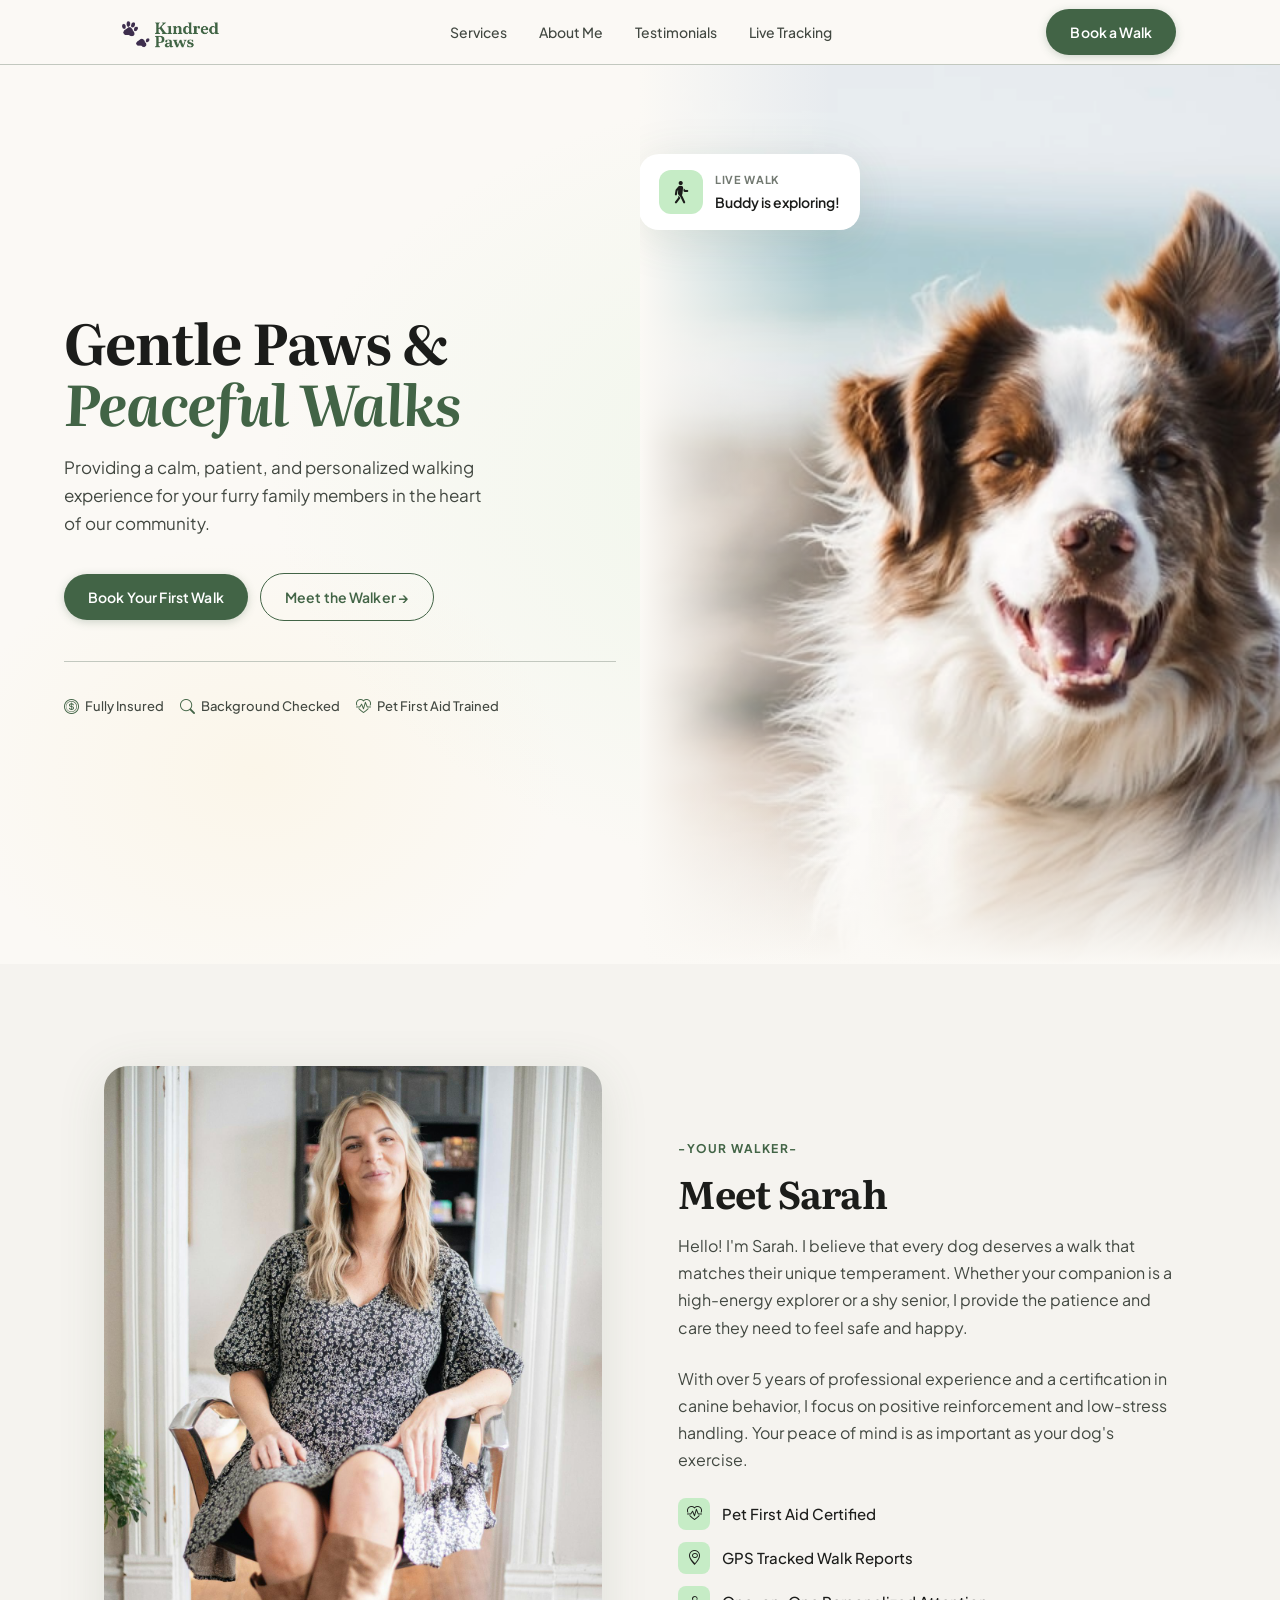
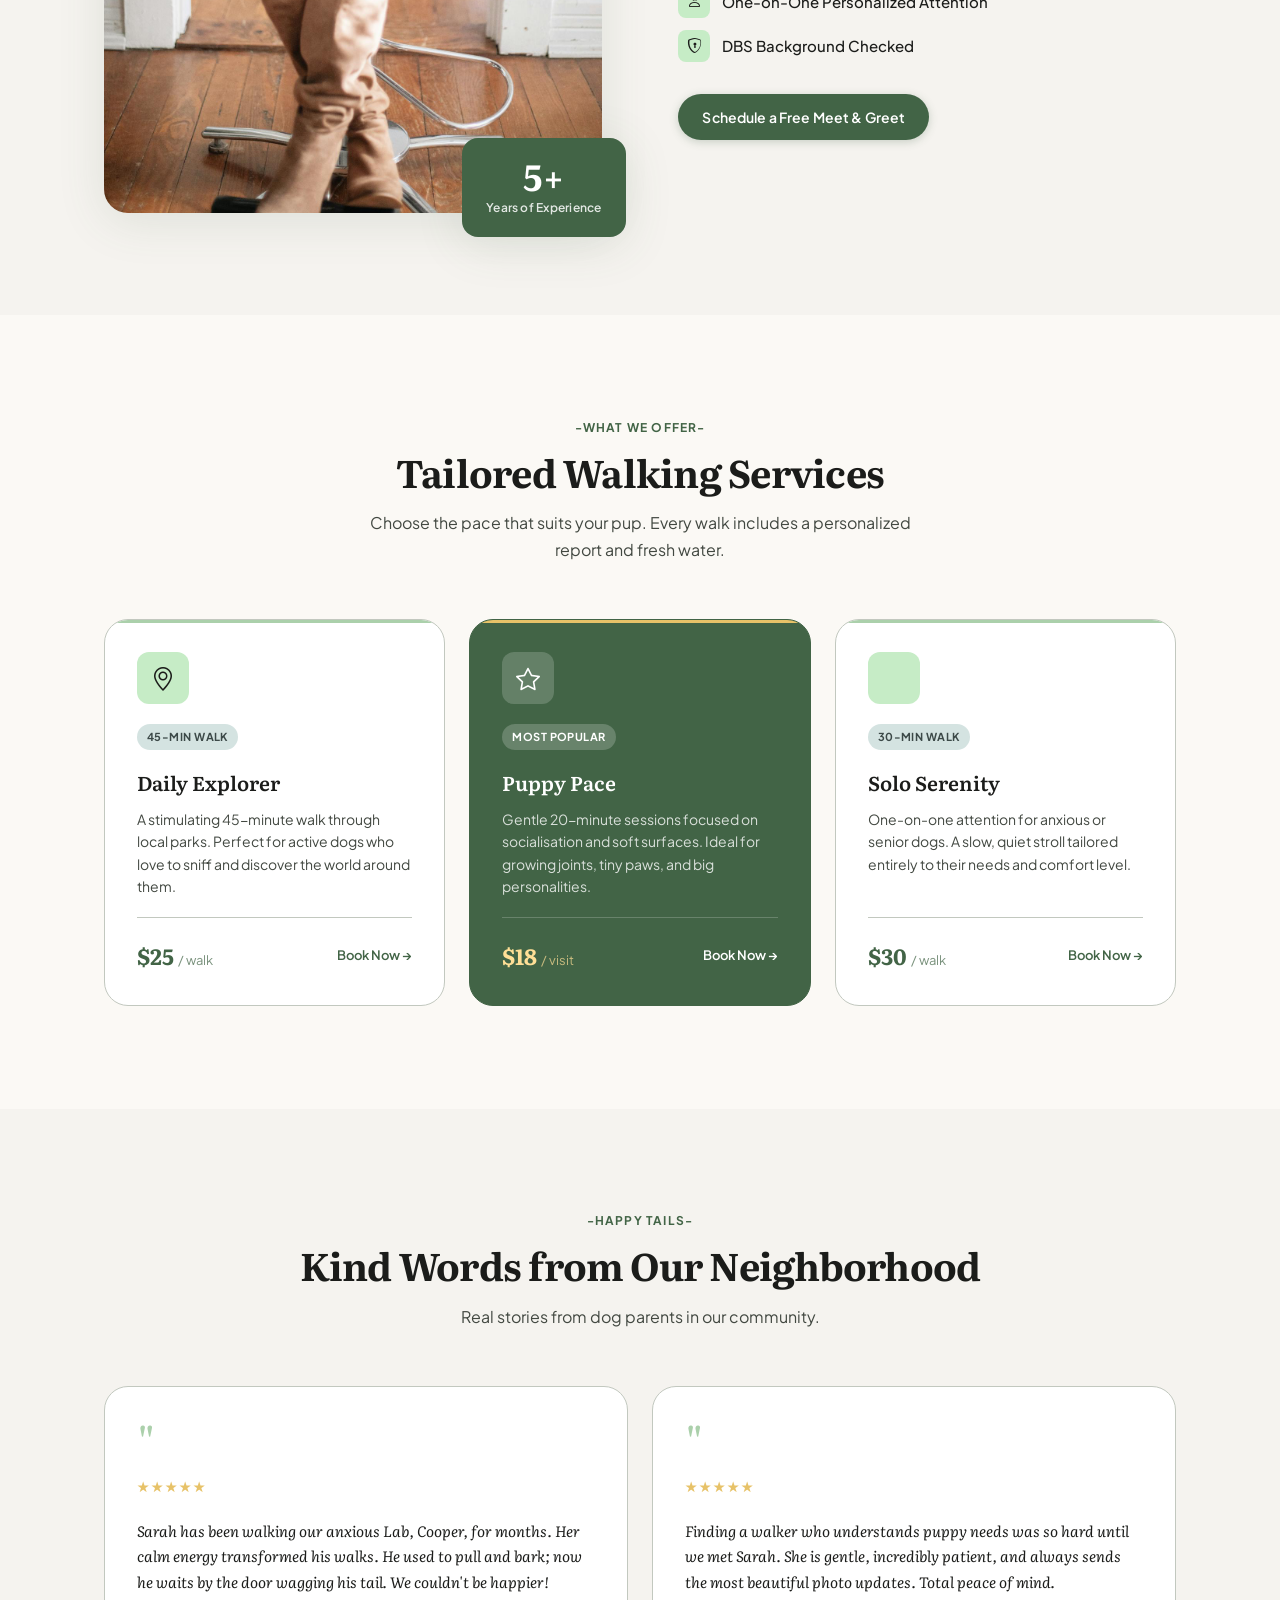
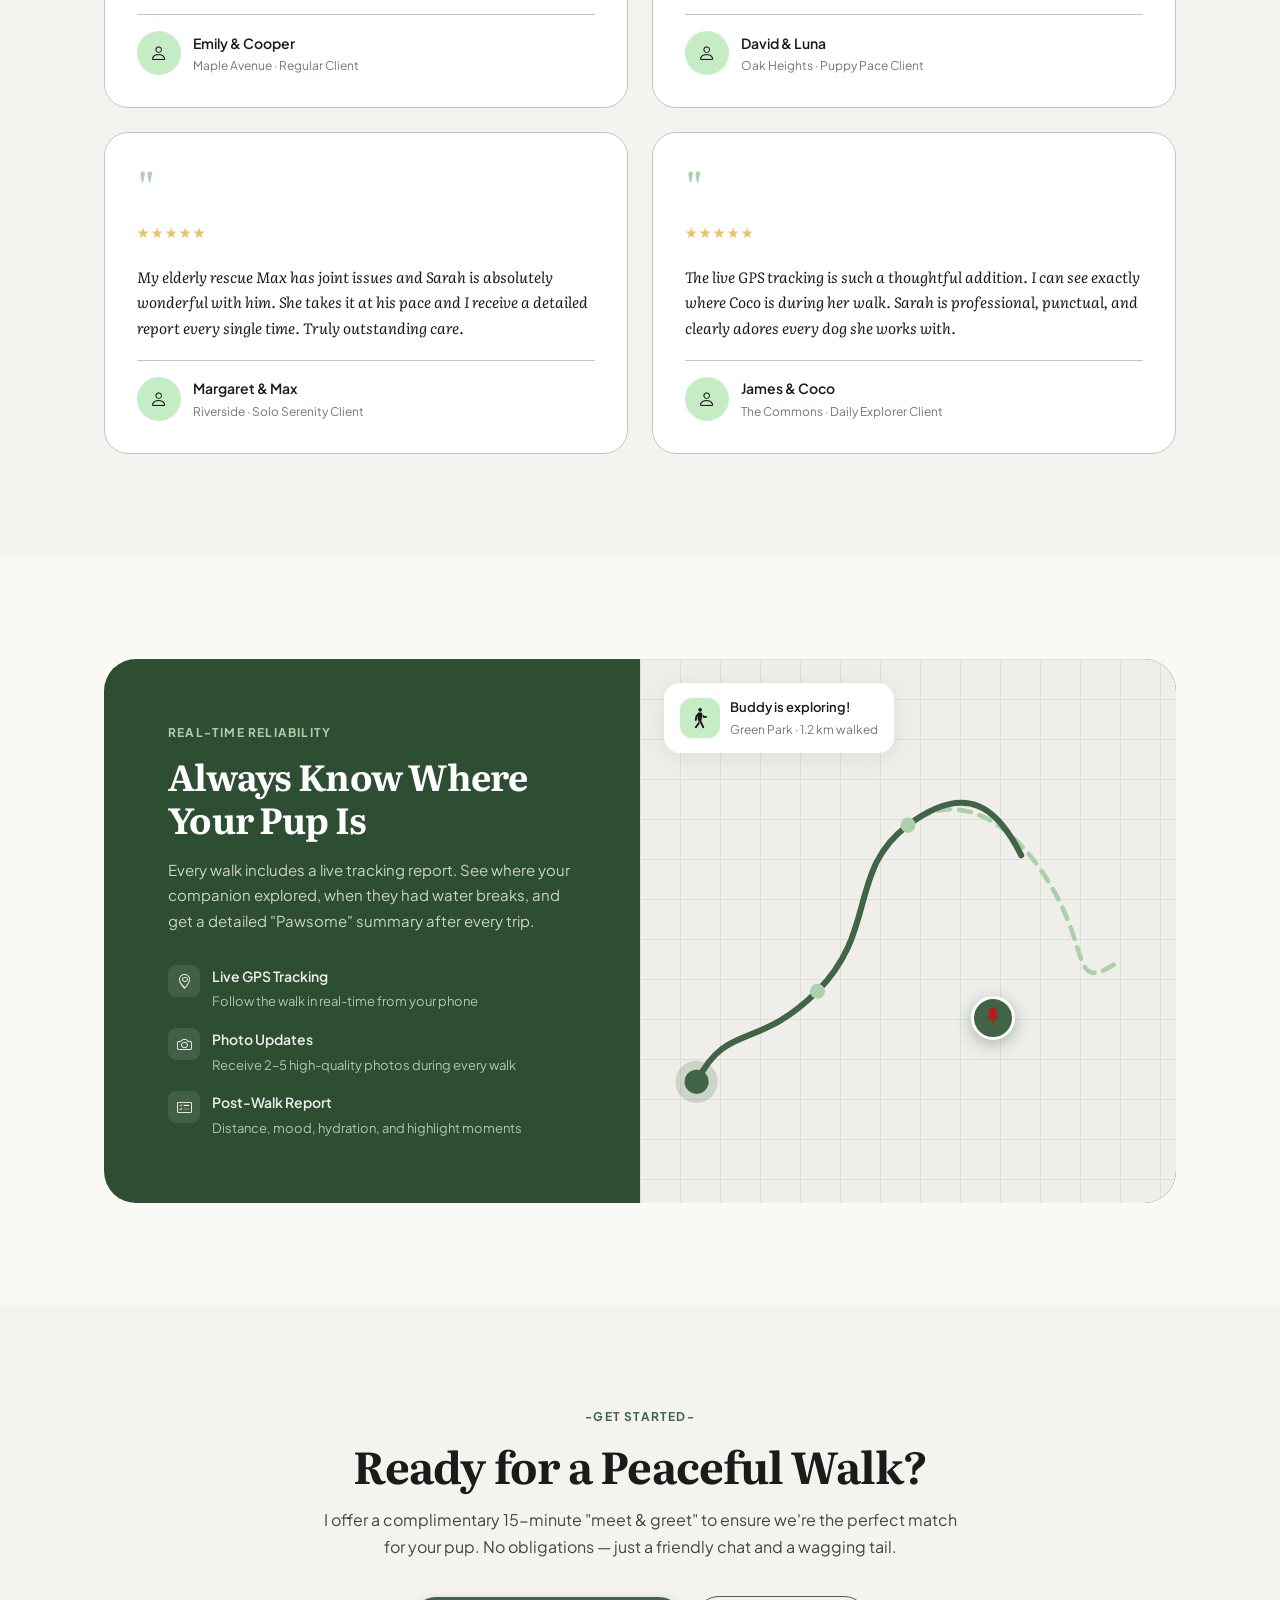
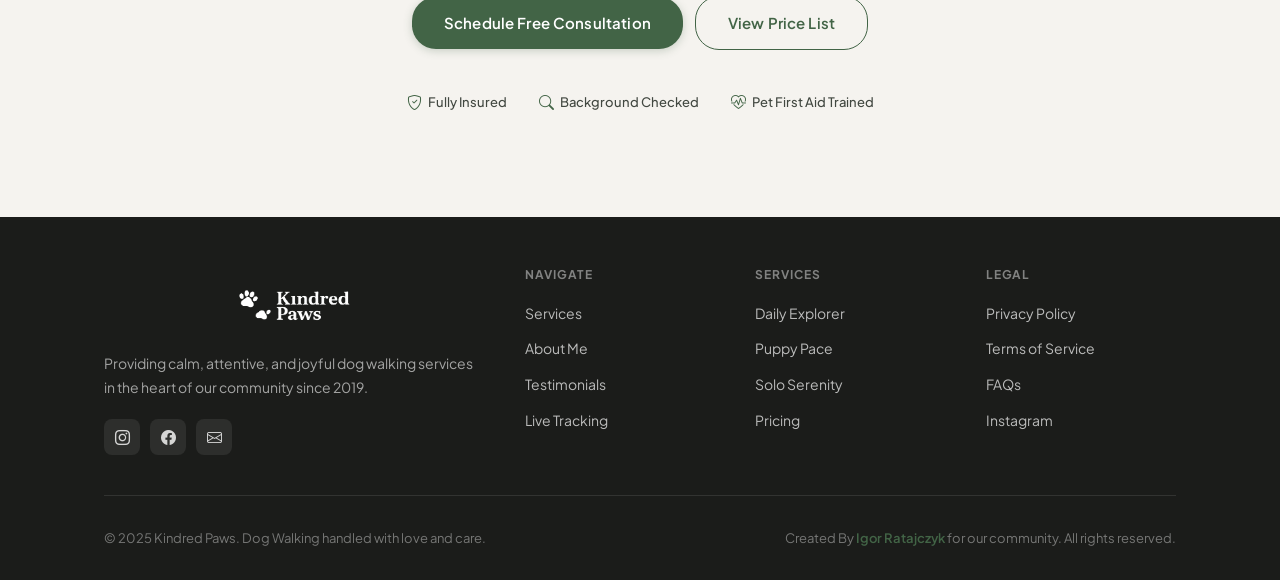
<file: index.html>
<!doctype html>
<html lang="en">
	<head>
		<meta charset="UTF-8" />
		<meta name="viewport" content="width=device-width, initial-scale=1.0" />
		<title>Kindred Paws – Gentle Dog Walking</title>
		<link rel="preconnect" href="https://fonts.googleapis.com" />
		<link rel="preconnect" href="https://fonts.gstatic.com" crossorigin />
		<link rel="shortcut icon" href="logo.png" type="image/x-icon" />
		<link
			href="https://fonts.googleapis.com/css2?family=Literata:ital,opsz,wght@0,7..72,400;0,7..72,600;0,7..72,700;1,7..72,400&family=Plus+Jakarta+Sans:wght@400;500;600;700&display=swap"
			rel="stylesheet"
		/>
		<!-- Link to icons framework bootstrap-icons -->
		<link
			rel="stylesheet"
			href="https://cdn.jsdelivr.net/npm/bootstrap-icons@1.13.1/font/bootstrap-icons.min.css"
		/>
		<link rel="stylesheet" href="styles.css" />
	</head>
	<body>
		<!-- ─── NAV bar ─── -->
		<nav class="nav" id="nav">
			<div class="nav-inner">
				<a class="nav-logo" href="#">
					<img
						src="images/logo.png"
						alt="Kindred Paws logo, a paw print with a heart in the center"
					/>
				</a>
				<ul class="nav-links">
					<li><a href="#services">Services</a></li>
					<li><a href="#walker">About Me</a></li>
					<li><a href="#testimonials">Testimonials</a></li>
					<li><a href="#tracking">Live Tracking</a></li>
				</ul>
				<a href="#cta" class="btn-primary nav-cta">Book a Walk</a>
				<button class="nav-mobile-toggle" aria-label="Menu">☰</button>
			</div>
		</nav>

		<!-- ─── HERO ─── -->
		<section class="hero" id="hero">
			<div class="hero-bg-blob"></div>

			<div class="hero-content">
				<h1 class="hero-headline anim-fade-up anim-delay-1">
					Gentle Paws &<br />
					<em>Peaceful Walks</em>
				</h1>
				<p class="hero-subtext anim-fade-up anim-delay-2">
					Providing a calm, patient, and personalized walking experience for your
					furry family members in the heart of our community.
				</p>
				<div class="hero-ctas anim-fade-up anim-delay-3">
					<a href="#cta" class="btn-primary">Book Your First Walk</a>
					<a href="#walker" class="btn-outline">Meet the Walker →</a>
				</div>
				<div class="hero-trust anim-fade-up anim-delay-4">
					<div class="hero-trust-item">
						<span class="hero-trust-icon">
							<i class="bi bi-coin"></i>
						</span>
						Fully Insured
					</div>
					<div class="hero-trust-item">
						<span class="hero-trust-icon">
							<i class="bi bi-search"></i>
						</span>
						Background Checked
					</div>
					<div class="hero-trust-item">
						<span class="hero-trust-icon">
							<i class="bi bi-heart-pulse"></i>
						</span>
						Pet First Aid Trained
					</div>
				</div>
			</div>

			<div class="hero-image-wrap">
				<img
					src="images/hero.png"
					alt="Happy golden retriever walking on a sunny path"
				/>
				<div class="hero-image-overlay"></div>
				<div class="hero-float-card">
					<div class="float-card-icon">
						<i class="bi bi-person-walking"></i>
					</div>
					<div class="float-card-text">
						<div class="label">Live Walk</div>
						<div class="value">Buddy is exploring!</div>
					</div>
				</div>
			</div>
		</section>

		<!-- ─── MEET THE WALKER ─── -->
		<section class="walker-section" id="walker">
			<div class="container">
				<div class="walker-grid">
					<div class="walker-img-wrap">
						<div class="walker-img-frame">
							<img src="images/sara.jpg" alt="Sarah, professional dog walker" />
						</div>
						<div class="walker-stat-card">
							<div class="stat-num">5+</div>
							<div class="stat-label">Years of Experience</div>
						</div>
					</div>

					<div>
						<div class="section-label">-Your Walker-</div>
						<h2 class="section-title">Meet Sarah</h2>
						<p class="walker-intro">
							Hello! I'm Sarah. I believe that every dog deserves a walk that matches
							their unique temperament. Whether your companion is a high-energy
							explorer or a shy senior, I provide the patience and care they need to
							feel safe and happy.
						</p>
						<p class="walker-intro">
							With over 5 years of professional experience and a certification in
							canine behavior, I focus on positive reinforcement and low-stress
							handling. Your peace of mind is as important as your dog's exercise.
						</p>
						<ul class="cred-list">
							<li>
								<div class="cred-icon"><i class="bi bi-heart-pulse"></i></div>
								Pet First Aid Certified
							</li>
							<li>
								<div class="cred-icon"><i class="bi bi-geo-alt"></i></div>
								GPS Tracked Walk Reports
							</li>
							<li>
								<div class="cred-icon"><i class="bi bi-person"></i></div>
								One-on-One Personalized Attention
							</li>
							<li>
								<div class="cred-icon"><i class="bi bi-shield-lock"></i></div>
								DBS Background Checked
							</li>
						</ul>
						<a href="#cta" class="btn-primary">Schedule a Free Meet &amp; Greet</a>
					</div>
				</div>
			</div>
		</section>

		<!-- ─── SERVICES ─── -->
		<section class="services-section" id="services">
			<div class="container">
				<div class="section-header center">
					<div class="section-label">-What We Offer-</div>
					<h2 class="section-title">Tailored Walking Services</h2>
					<p class="section-subtitle">
						Choose the pace that suits your pup. Every walk includes a personalized
						report and fresh water.
					</p>
				</div>

				<div class="services-grid">
					<!-- Card 1 -->
					<div class="service-card">
						<div class="service-icon"><i class="bi bi-geo-alt"></i></div>
						<span class="service-tag">45-min walk</span>
						<div class="service-name">Daily Explorer</div>
						<p class="service-desc">
							A stimulating 45-minute walk through local parks. Perfect for active dogs
							who love to sniff and discover the world around them.
						</p>
						<div class="service-footer">
							<div class="service-price">$25 <span>/ walk</span></div>
							<a href="#cta" class="btn-book">Book Now →</a>
						</div>
					</div>

					<!-- Card 2 — Featured -->
					<div class="service-card featured">
						<div class="service-icon"><i class="bi bi-star"></i></div>
						<span class="service-tag">Most Popular</span>
						<div class="service-name">Puppy Pace</div>
						<p class="service-desc">
							Gentle 20-minute sessions focused on socialisation and soft surfaces.
							Ideal for growing joints, tiny paws, and big personalities.
						</p>
						<div class="service-footer">
							<div class="service-price">$18 <span>/ visit</span></div>
							<a href="#cta" class="btn-book">Book Now →</a>
						</div>
					</div>

					<!-- Card 3 -->
					<div class="service-card">
						<div class="service-icon"><i class="bi bi-leaf"></i></div>
						<span class="service-tag">30-min walk</span>
						<div class="service-name">Solo Serenity</div>
						<p class="service-desc">
							One-on-one attention for anxious or senior dogs. A slow, quiet stroll
							tailored entirely to their needs and comfort level.
						</p>
						<div class="service-footer">
							<div class="service-price">$30 <span>/ walk</span></div>
							<a href="#cta" class="btn-book">Book Now →</a>
						</div>
					</div>
				</div>
			</div>
		</section>

		<!-- ─── TESTIMONIALS ─── -->
		<section class="testimonials-section" id="testimonials">
			<div class="container">
				<div class="section-header center">
					<div class="section-label">-Happy Tails-</div>
					<h2 class="section-title">Kind Words from Our Neighborhood</h2>
					<p class="section-subtitle">
						Real stories from dog parents in our community.
					</p>
				</div>

				<div class="testimonials-grid">
					<div class="testimonial-card">
						<div class="quote-mark">"</div>
						<div class="quote-stars">★★★★★</div>
						<p class="quote-text">
							Sarah has been walking our anxious Lab, Cooper, for months. Her calm
							energy transformed his walks. He used to pull and bark; now he waits by
							the door wagging his tail. We couldn't be happier!
						</p>
						<div class="reviewer">
							<div class="reviewer-avatar">
								<i class="bi bi-person"></i>
							</div>
							<div>
								<div class="reviewer-name">Emily &amp; Cooper</div>
								<div class="reviewer-sub">Maple Avenue · Regular Client</div>
							</div>
						</div>
					</div>

					<div class="testimonial-card">
						<div class="quote-mark">"</div>
						<div class="quote-stars">★★★★★</div>
						<p class="quote-text">
							Finding a walker who understands puppy needs was so hard until we met
							Sarah. She is gentle, incredibly patient, and always sends the most
							beautiful photo updates. Total peace of mind.
						</p>
						<div class="reviewer">
							<div class="reviewer-avatar"><i class="bi bi-person"></i></div>
							<div>
								<div class="reviewer-name">David &amp; Luna</div>
								<div class="reviewer-sub">Oak Heights · Puppy Pace Client</div>
							</div>
						</div>
					</div>

					<div class="testimonial-card">
						<div class="quote-mark">"</div>
						<div class="quote-stars">★★★★★</div>
						<p class="quote-text">
							My elderly rescue Max has joint issues and Sarah is absolutely wonderful
							with him. She takes it at his pace and I receive a detailed report every
							single time. Truly outstanding care.
						</p>
						<div class="reviewer">
							<div class="reviewer-avatar"><i class="bi bi-person"></i></div>
							<div>
								<div class="reviewer-name">Margaret &amp; Max</div>
								<div class="reviewer-sub">Riverside · Solo Serenity Client</div>
							</div>
						</div>
					</div>

					<div class="testimonial-card">
						<div class="quote-mark">"</div>
						<div class="quote-stars">★★★★★</div>
						<p class="quote-text">
							The live GPS tracking is such a thoughtful addition. I can see exactly
							where Coco is during her walk. Sarah is professional, punctual, and
							clearly adores every dog she works with.
						</p>
						<div class="reviewer">
							<div class="reviewer-avatar"><i class="bi bi-person"></i></div>
							<div>
								<div class="reviewer-name">James &amp; Coco</div>
								<div class="reviewer-sub">The Commons · Daily Explorer Client</div>
							</div>
						</div>
					</div>
				</div>
			</div>
		</section>

		<!-- ─── TRACKING ─── -->
		<section class="tracking-section" id="tracking">
			<div class="container">
				<div class="tracking-inner">
					<div class="tracking-content">
						<div class="tracking-label">Real-Time Reliability</div>
						<h2 class="tracking-title">Always Know Where Your Pup Is</h2>
						<p class="tracking-desc">
							Every walk includes a live tracking report. See where your companion
							explored, when they had water breaks, and get a detailed "Pawsome"
							summary after every trip.
						</p>
						<ul class="tracking-features">
							<li>
								<div class="track-feat-icon"><i class="bi bi-geo-alt"></i></div>
								<div class="track-feat-text">
									<strong>Live GPS Tracking</strong>
									<span>Follow the walk in real-time from your phone</span>
								</div>
							</li>
							<li>
								<div class="track-feat-icon"><i class="bi bi-camera"></i></div>
								<div class="track-feat-text">
									<strong>Photo Updates</strong>
									<span>Receive 2–5 high-quality photos during every walk</span>
								</div>
							</li>
							<li>
								<div class="track-feat-icon"><i class="bi bi-card-checklist"></i></div>
								<div class="track-feat-text">
									<strong>Post-Walk Report</strong>
									<span>Distance, mood, hydration, and highlight moments</span>
								</div>
							</li>
						</ul>
					</div>

					<div class="tracking-visual">
						<div class="map-mock">
							<div class="map-bg"></div>
							<div class="map-path">
								<svg
									viewBox="0 0 400 360"
									fill="none"
									xmlns="http://www.w3.org/2000/svg"
									preserveAspectRatio="xMidYMid slice"
								>
									<!-- Soft dashed path -->
									<path
										d="M60 280 C80 240 100 260 140 220 C180 180 160 140 200 110 C240 80 280 120 300 160 C320 200 310 220 340 200"
										stroke="#abd0ab"
										stroke-width="3"
										stroke-dasharray="8 6"
										stroke-linecap="round"
									/>
									<!-- Solid completed segment -->
									<path
										d="M60 280 C80 240 100 260 140 220 C180 180 160 140 200 110 C240 80 260 100 275 130"
										stroke="#426446"
										stroke-width="4"
										stroke-linecap="round"
									/>
									<!-- Start dot -->
									<circle cx="60" cy="280" r="8" fill="#426446" />
									<circle cx="60" cy="280" r="14" fill="#426446" fill-opacity="0.2" />
									<!-- Waypoints -->
									<circle cx="140" cy="220" r="5" fill="#abd0ab" />
									<circle cx="200" cy="110" r="5" fill="#abd0ab" />
								</svg>
							</div>
							<div class="map-notification">
								<div class="notif-icon"><i class="bi bi-person-walking"></i></div>
								<div>
									<div class="notif-title">Buddy is exploring!</div>
									<div class="notif-sub">Green Park · 1.2 km walked</div>
								</div>
							</div>
							<div class="map-pin">
								<div class="map-pin-inner"><i class="bi bi-pin-fill"></i></div>
							</div>
						</div>
					</div>
				</div>
			</div>
		</section>

		<!-- ─── CTA ─── -->
		<section class="cta-section" id="cta">
			<div class="container">
				<div class="cta-inner">
					<div class="section-label" style="text-align: center">-Get Started-</div>
					<h2 class="cta-title">Ready for a Peaceful Walk?</h2>
					<p class="cta-subtitle">
						I offer a complimentary 15-minute "meet &amp; greet" to ensure we're the
						perfect match for your pup. No obligations — just a friendly chat and a
						wagging tail.
					</p>
					<div class="cta-actions">
						<a
							href="mailto:hello@kindredpaws.com"
							class="btn-primary"
							style="font-size: 15px; padding: 14px 32px"
							>Schedule Free Consultation</a
						>
						<a
							href="#services"
							class="btn-outline"
							style="font-size: 15px; padding: 14px 32px"
							>View Price List</a
						>
					</div>
					<div class="trust-bar">
						<div class="trust-item">
							<span class="trust-item-icon"><i class="bi bi-shield-check"></i></span>
							Fully Insured
						</div>
						<div class="trust-item">
							<span class="trust-item-icon"><i class="bi bi-search"></i></span>
							Background Checked
						</div>
						<div class="trust-item">
							<span class="trust-item-icon"><i class="bi bi-heart-pulse"></i></span>
							Pet First Aid Trained
						</div>
					</div>
				</div>
			</div>
		</section>

		<!-- ─── FOOTER ─── -->
		<footer class="footer">
			<div class="container">
				<div class="footer-inner">
					<div>
						<div class="footer-brand-name">
							<img
								src="images/logo.png"
								alt="Kindred Paws logo, a paw print with a heart in the center"
							/>
						</div>
						<p class="footer-brand-desc">
							Providing calm, attentive, and joyful dog walking services in the heart
							of our community since 2019.
						</p>
						<div class="footer-social">
							<div class="social-btn" title="Instagram">
								<i class="bi bi-instagram"></i>
							</div>
							<div class="social-btn" title="Facebook">
								<i class="bi bi-facebook"></i>
							</div>
							<div class="social-btn" title="Email">
								<i class="bi bi-envelope"></i>
							</div>
						</div>
					</div>

					<div>
						<div class="footer-col-title">Navigate</div>
						<ul class="footer-links">
							<li><a href="#services">Services</a></li>
							<li><a href="#walker">About Me</a></li>
							<li><a href="#testimonials">Testimonials</a></li>
							<li><a href="#tracking">Live Tracking</a></li>
						</ul>
					</div>

					<div>
						<div class="footer-col-title">Services</div>
						<ul class="footer-links">
							<li><a href="#services">Daily Explorer</a></li>
							<li><a href="#services">Puppy Pace</a></li>
							<li><a href="#services">Solo Serenity</a></li>
							<li><a href="#cta">Pricing</a></li>
						</ul>
					</div>

					<div>
						<div class="footer-col-title">Legal</div>
						<ul class="footer-links">
							<li><a href="#">Privacy Policy</a></li>
							<li><a href="#">Terms of Service</a></li>
							<li><a href="#">FAQs</a></li>
							<li><a href="#">Instagram</a></li>
						</ul>
					</div>
				</div>

				<div class="footer-bottom">
					<span class="footer-copy"
						>© 2025 Kindred Paws. Dog Walking handled with love and care.</span
					>
					<span class="footer-copy"
						>Created By
						<a
							href="https://my-profile-32.netlify.app"
							target="_blank"
							class="footer-copy"
							style="font-weight: 600; color: #426446"
						>
							Igor Ratajczyk</a
						>
						for our community. All rights reserved.
					</span>
				</div>
			</div>
		</footer>

		<script src="script.js"></script>
	</body>
</html>
</file>
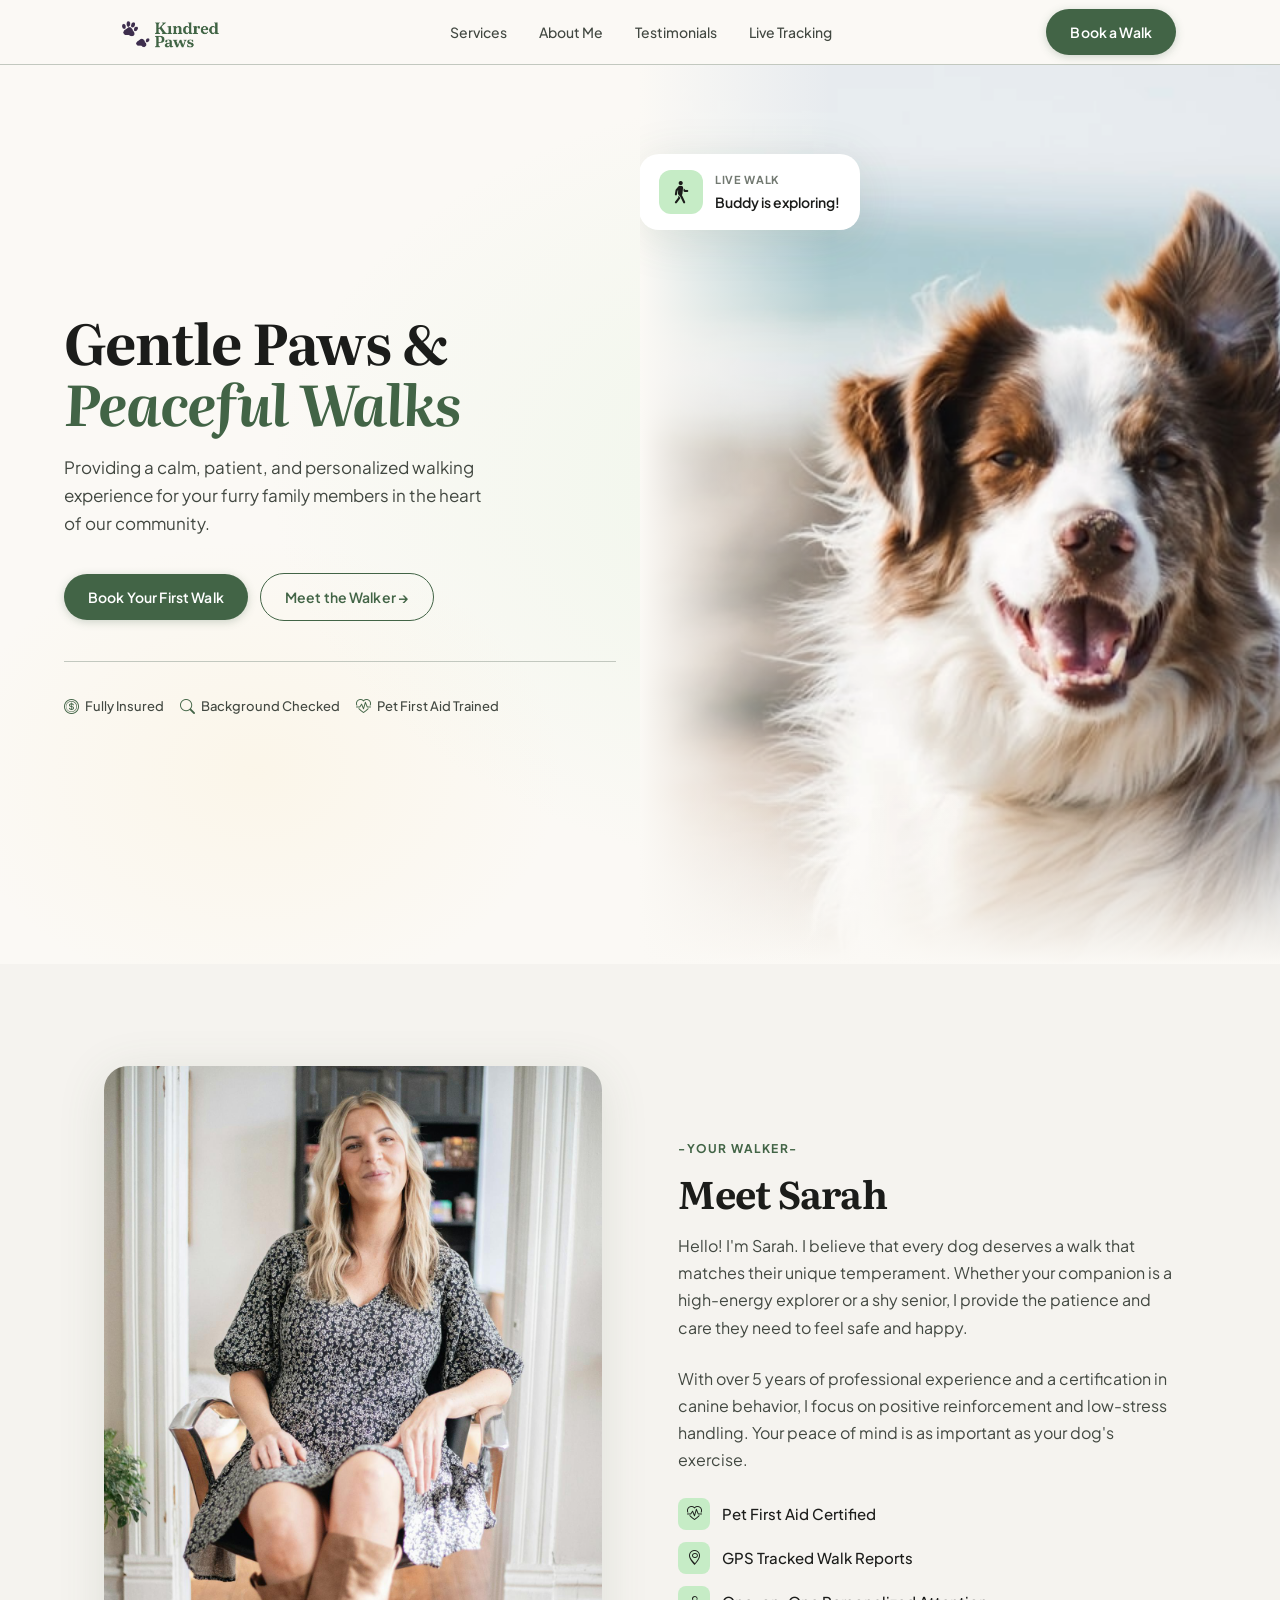
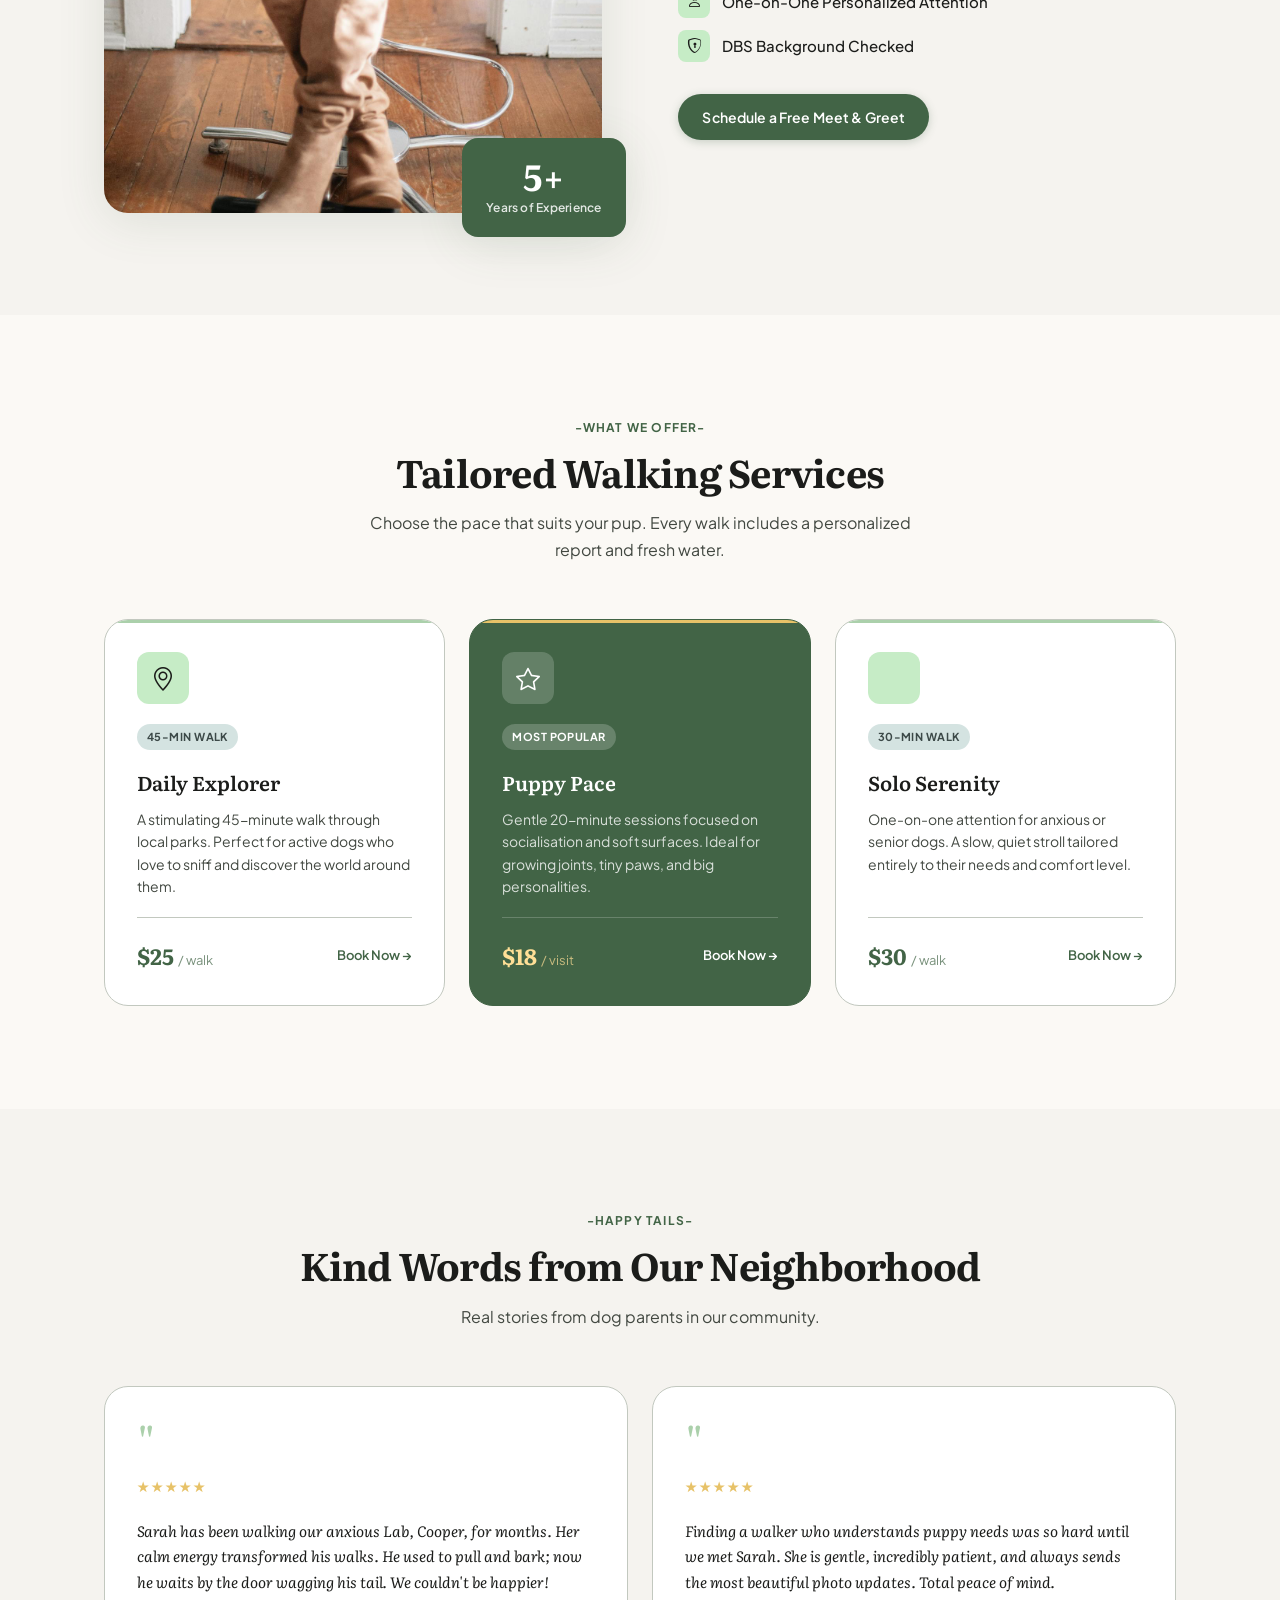
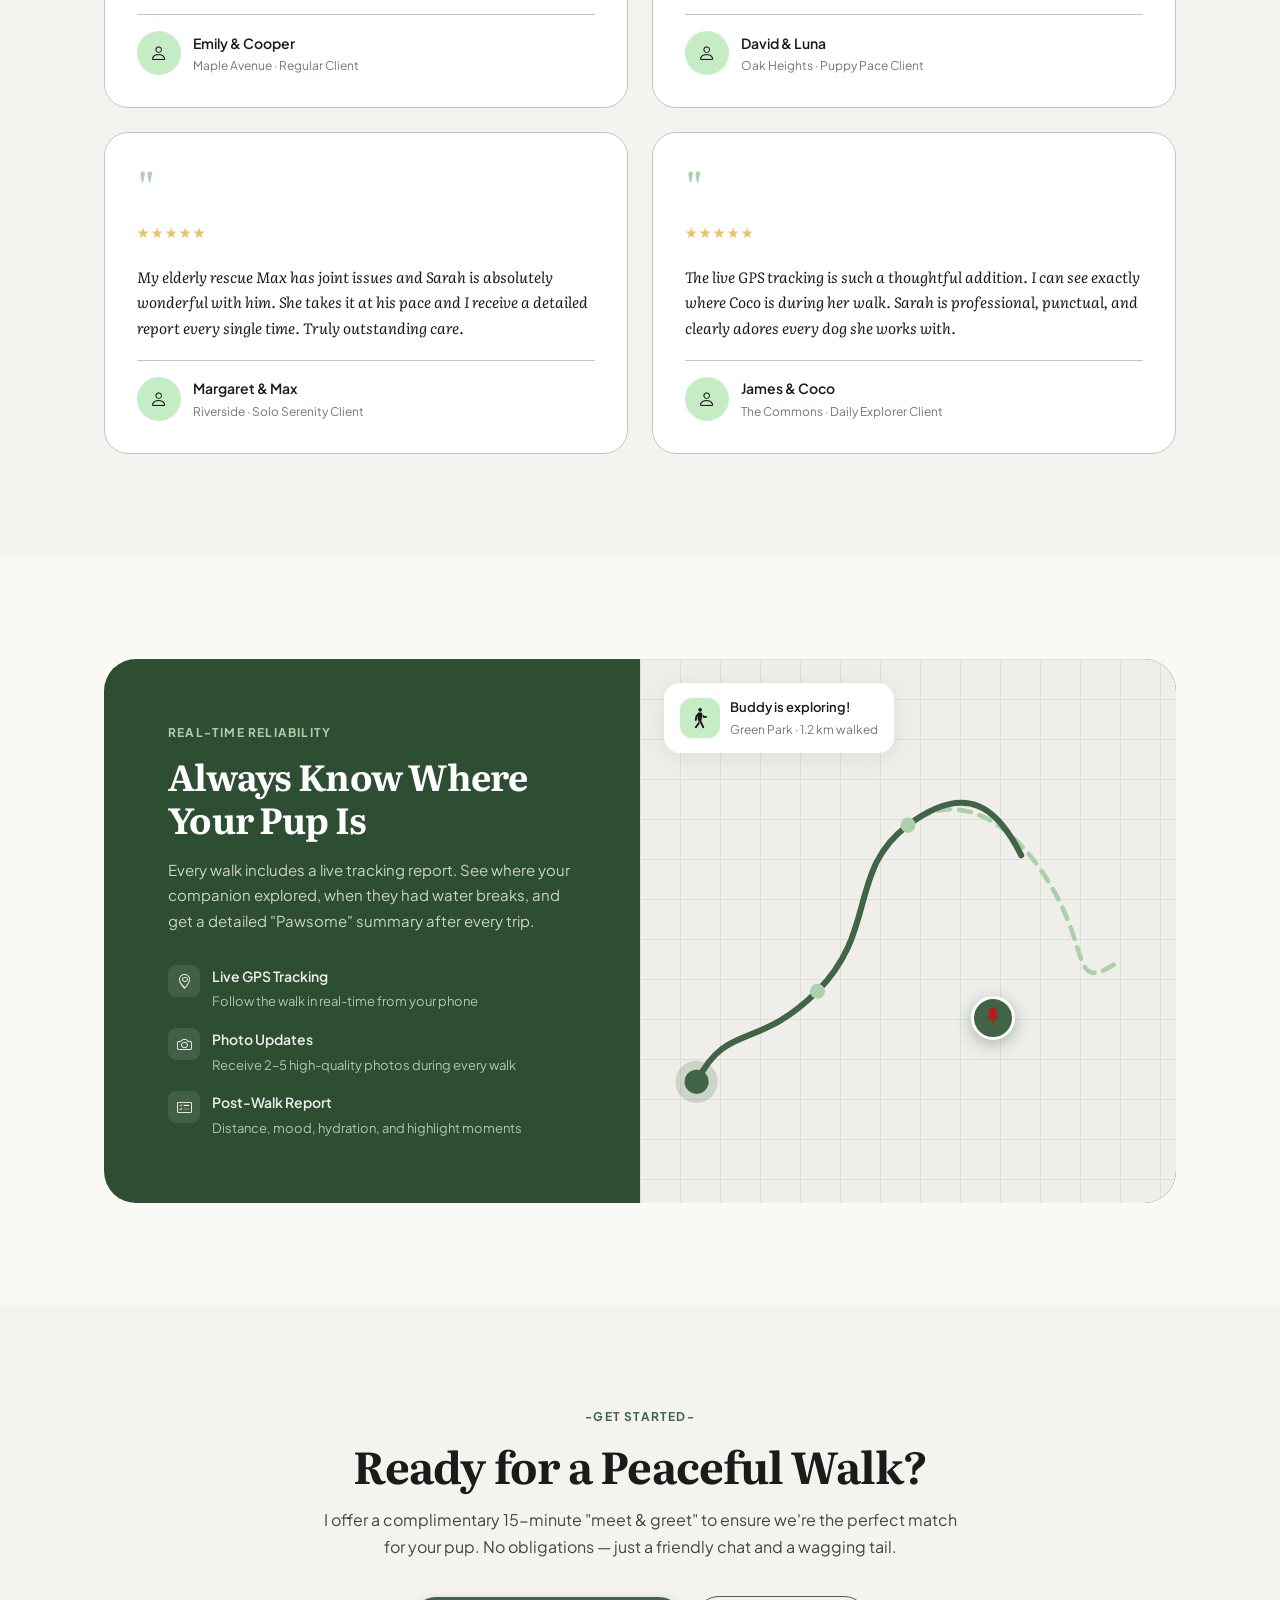
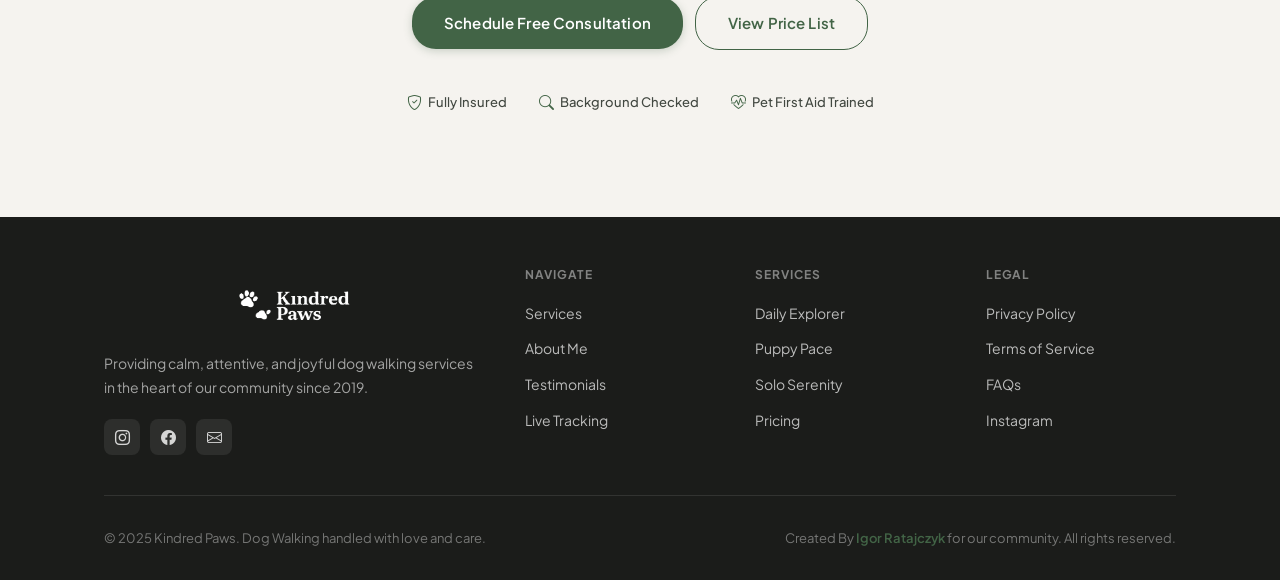
<file: app/index.html>
<!doctype html>
<html lang="en">
	<head>
		<meta charset="UTF-8" />
		<meta name="viewport" content="width=device-width, initial-scale=1.0" />
		<title>Kindred Paws – Gentle Dog Walking</title>
		<link rel="preconnect" href="https://fonts.googleapis.com" />
		<link rel="preconnect" href="https://fonts.gstatic.com" crossorigin />
		<link rel="shortcut icon" href="logo.png" type="image/x-icon" />
		<link
			href="https://fonts.googleapis.com/css2?family=Literata:ital,opsz,wght@0,7..72,400;0,7..72,600;0,7..72,700;1,7..72,400&family=Plus+Jakarta+Sans:wght@400;500;600;700&display=swap"
			rel="stylesheet"
		/>
		<!-- Link to icons framework bootstrap-icons -->
		<link
			rel="stylesheet"
			href="https://cdn.jsdelivr.net/npm/bootstrap-icons@1.13.1/font/bootstrap-icons.min.css"
		/>
		<link rel="stylesheet" href="styles.css" />
	</head>
	<body>
		<!-- ─── NAV ─── -->
		<nav class="nav" id="nav">
			<div class="nav-inner">
				<a class="nav-logo" href="#">
					<img
						src="/app/images/logo.png"
						alt="Kindred Paws logo, a paw print with a heart in the center"
					/>
				</a>
				<ul class="nav-links">
					<li><a href="#services">Services</a></li>
					<li><a href="#walker">About Me</a></li>
					<li><a href="#testimonials">Testimonials</a></li>
					<li><a href="#tracking">Live Tracking</a></li>
				</ul>
				<a href="#cta" class="btn-primary nav-cta">Book a Walk</a>
				<button class="nav-mobile-toggle" aria-label="Menu">☰</button>
			</div>
		</nav>

		<!-- ─── HERO ─── -->
		<section class="hero" id="hero">
			<div class="hero-bg-blob"></div>

			<div class="hero-content">
				<h1 class="hero-headline anim-fade-up anim-delay-1">
					Gentle Paws &<br />
					<em>Peaceful Walks</em>
				</h1>
				<p class="hero-subtext anim-fade-up anim-delay-2">
					Providing a calm, patient, and personalized walking experience for your
					furry family members in the heart of our community.
				</p>
				<div class="hero-ctas anim-fade-up anim-delay-3">
					<a href="#cta" class="btn-primary">Book Your First Walk</a>
					<a href="#walker" class="btn-outline">Meet the Walker →</a>
				</div>
				<div class="hero-trust anim-fade-up anim-delay-4">
					<div class="hero-trust-item">
						<span class="hero-trust-icon">
							<i class="bi bi-coin"></i>
						</span>
						Fully Insured
					</div>
					<div class="hero-trust-item">
						<span class="hero-trust-icon">
							<i class="bi bi-search"></i>
						</span>
						Background Checked
					</div>
					<div class="hero-trust-item">
						<span class="hero-trust-icon">
							<i class="bi bi-heart-pulse"></i>
						</span>
						Pet First Aid Trained
					</div>
				</div>
			</div>

			<div class="hero-image-wrap">
				<img
					src="/app/images/hero.png"
					alt="Happy golden retriever walking on a sunny path"
				/>
				<div class="hero-image-overlay"></div>
				<div class="hero-float-card">
					<div class="float-card-icon">
						<i class="bi bi-person-walking"></i>
					</div>
					<div class="float-card-text">
						<div class="label">Live Walk</div>
						<div class="value">Buddy is exploring!</div>
					</div>
				</div>
			</div>
		</section>

		<!-- ─── MEET THE WALKER ─── -->
		<section class="walker-section" id="walker">
			<div class="container">
				<div class="walker-grid">
					<div class="walker-img-wrap">
						<div class="walker-img-frame">
							<img src="/app/images/sara.jpg" alt="Sarah, professional dog walker" />
						</div>
						<div class="walker-stat-card">
							<div class="stat-num">5+</div>
							<div class="stat-label">Years of Experience</div>
						</div>
					</div>

					<div>
						<div class="section-label">-Your Walker-</div>
						<h2 class="section-title">Meet Sarah</h2>
						<p class="walker-intro">
							Hello! I'm Sarah. I believe that every dog deserves a walk that matches
							their unique temperament. Whether your companion is a high-energy
							explorer or a shy senior, I provide the patience and care they need to
							feel safe and happy.
						</p>
						<p class="walker-intro">
							With over 5 years of professional experience and a certification in
							canine behavior, I focus on positive reinforcement and low-stress
							handling. Your peace of mind is as important as your dog's exercise.
						</p>
						<ul class="cred-list">
							<li>
								<div class="cred-icon"><i class="bi bi-heart-pulse"></i></div>
								Pet First Aid Certified
							</li>
							<li>
								<div class="cred-icon"><i class="bi bi-geo-alt"></i></div>
								GPS Tracked Walk Reports
							</li>
							<li>
								<div class="cred-icon"><i class="bi bi-person"></i></div>
								One-on-One Personalized Attention
							</li>
							<li>
								<div class="cred-icon"><i class="bi bi-shield-lock"></i></div>
								DBS Background Checked
							</li>
						</ul>
						<a href="#cta" class="btn-primary">Schedule a Free Meet &amp; Greet</a>
					</div>
				</div>
			</div>
		</section>

		<!-- ─── SERVICES ─── -->
		<section class="services-section" id="services">
			<div class="container">
				<div class="section-header center">
					<div class="section-label">-What We Offer-</div>
					<h2 class="section-title">Tailored Walking Services</h2>
					<p class="section-subtitle">
						Choose the pace that suits your pup. Every walk includes a personalized
						report and fresh water.
					</p>
				</div>

				<div class="services-grid">
					<!-- Card 1 -->
					<div class="service-card">
						<div class="service-icon"><i class="bi bi-geo-alt"></i></div>
						<span class="service-tag">45-min walk</span>
						<div class="service-name">Daily Explorer</div>
						<p class="service-desc">
							A stimulating 45-minute walk through local parks. Perfect for active dogs
							who love to sniff and discover the world around them.
						</p>
						<div class="service-footer">
							<div class="service-price">$25 <span>/ walk</span></div>
							<a href="#cta" class="btn-book">Book Now →</a>
						</div>
					</div>

					<!-- Card 2 — Featured -->
					<div class="service-card featured">
						<div class="service-icon"><i class="bi bi-star"></i></div>
						<span class="service-tag">Most Popular</span>
						<div class="service-name">Puppy Pace</div>
						<p class="service-desc">
							Gentle 20-minute sessions focused on socialisation and soft surfaces.
							Ideal for growing joints, tiny paws, and big personalities.
						</p>
						<div class="service-footer">
							<div class="service-price">$18 <span>/ visit</span></div>
							<a href="#cta" class="btn-book">Book Now →</a>
						</div>
					</div>

					<!-- Card 3 -->
					<div class="service-card">
						<div class="service-icon"><i class="bi bi-leaf"></i></div>
						<span class="service-tag">30-min walk</span>
						<div class="service-name">Solo Serenity</div>
						<p class="service-desc">
							One-on-one attention for anxious or senior dogs. A slow, quiet stroll
							tailored entirely to their needs and comfort level.
						</p>
						<div class="service-footer">
							<div class="service-price">$30 <span>/ walk</span></div>
							<a href="#cta" class="btn-book">Book Now →</a>
						</div>
					</div>
				</div>
			</div>
		</section>

		<!-- ─── TESTIMONIALS ─── -->
		<section class="testimonials-section" id="testimonials">
			<div class="container">
				<div class="section-header center">
					<div class="section-label">-Happy Tails-</div>
					<h2 class="section-title">Kind Words from Our Neighborhood</h2>
					<p class="section-subtitle">
						Real stories from dog parents in our community.
					</p>
				</div>

				<div class="testimonials-grid">
					<div class="testimonial-card">
						<div class="quote-mark">"</div>
						<div class="quote-stars">★★★★★</div>
						<p class="quote-text">
							Sarah has been walking our anxious Lab, Cooper, for months. Her calm
							energy transformed his walks. He used to pull and bark; now he waits by
							the door wagging his tail. We couldn't be happier!
						</p>
						<div class="reviewer">
							<div class="reviewer-avatar">
								<i class="bi bi-person"></i>
							</div>
							<div>
								<div class="reviewer-name">Emily &amp; Cooper</div>
								<div class="reviewer-sub">Maple Avenue · Regular Client</div>
							</div>
						</div>
					</div>

					<div class="testimonial-card">
						<div class="quote-mark">"</div>
						<div class="quote-stars">★★★★★</div>
						<p class="quote-text">
							Finding a walker who understands puppy needs was so hard until we met
							Sarah. She is gentle, incredibly patient, and always sends the most
							beautiful photo updates. Total peace of mind.
						</p>
						<div class="reviewer">
							<div class="reviewer-avatar"><i class="bi bi-person"></i></div>
							<div>
								<div class="reviewer-name">David &amp; Luna</div>
								<div class="reviewer-sub">Oak Heights · Puppy Pace Client</div>
							</div>
						</div>
					</div>

					<div class="testimonial-card">
						<div class="quote-mark">"</div>
						<div class="quote-stars">★★★★★</div>
						<p class="quote-text">
							My elderly rescue Max has joint issues and Sarah is absolutely wonderful
							with him. She takes it at his pace and I receive a detailed report every
							single time. Truly outstanding care.
						</p>
						<div class="reviewer">
							<div class="reviewer-avatar"><i class="bi bi-person"></i></div>
							<div>
								<div class="reviewer-name">Margaret &amp; Max</div>
								<div class="reviewer-sub">Riverside · Solo Serenity Client</div>
							</div>
						</div>
					</div>

					<div class="testimonial-card">
						<div class="quote-mark">"</div>
						<div class="quote-stars">★★★★★</div>
						<p class="quote-text">
							The live GPS tracking is such a thoughtful addition. I can see exactly
							where Coco is during her walk. Sarah is professional, punctual, and
							clearly adores every dog she works with.
						</p>
						<div class="reviewer">
							<div class="reviewer-avatar"><i class="bi bi-person"></i></div>
							<div>
								<div class="reviewer-name">James &amp; Coco</div>
								<div class="reviewer-sub">The Commons · Daily Explorer Client</div>
							</div>
						</div>
					</div>
				</div>
			</div>
		</section>

		<!-- ─── TRACKING ─── -->
		<section class="tracking-section" id="tracking">
			<div class="container">
				<div class="tracking-inner">
					<div class="tracking-content">
						<div class="tracking-label">Real-Time Reliability</div>
						<h2 class="tracking-title">Always Know Where Your Pup Is</h2>
						<p class="tracking-desc">
							Every walk includes a live tracking report. See where your companion
							explored, when they had water breaks, and get a detailed "Pawsome"
							summary after every trip.
						</p>
						<ul class="tracking-features">
							<li>
								<div class="track-feat-icon"><i class="bi bi-geo-alt"></i></div>
								<div class="track-feat-text">
									<strong>Live GPS Tracking</strong>
									<span>Follow the walk in real-time from your phone</span>
								</div>
							</li>
							<li>
								<div class="track-feat-icon"><i class="bi bi-camera"></i></div>
								<div class="track-feat-text">
									<strong>Photo Updates</strong>
									<span>Receive 2–5 high-quality photos during every walk</span>
								</div>
							</li>
							<li>
								<div class="track-feat-icon"><i class="bi bi-card-checklist"></i></div>
								<div class="track-feat-text">
									<strong>Post-Walk Report</strong>
									<span>Distance, mood, hydration, and highlight moments</span>
								</div>
							</li>
						</ul>
					</div>

					<div class="tracking-visual">
						<div class="map-mock">
							<div class="map-bg"></div>
							<div class="map-path">
								<svg
									viewBox="0 0 400 360"
									fill="none"
									xmlns="http://www.w3.org/2000/svg"
									preserveAspectRatio="xMidYMid slice"
								>
									<!-- Soft dashed path -->
									<path
										d="M60 280 C80 240 100 260 140 220 C180 180 160 140 200 110 C240 80 280 120 300 160 C320 200 310 220 340 200"
										stroke="#abd0ab"
										stroke-width="3"
										stroke-dasharray="8 6"
										stroke-linecap="round"
									/>
									<!-- Solid completed segment -->
									<path
										d="M60 280 C80 240 100 260 140 220 C180 180 160 140 200 110 C240 80 260 100 275 130"
										stroke="#426446"
										stroke-width="4"
										stroke-linecap="round"
									/>
									<!-- Start dot -->
									<circle cx="60" cy="280" r="8" fill="#426446" />
									<circle cx="60" cy="280" r="14" fill="#426446" fill-opacity="0.2" />
									<!-- Waypoints -->
									<circle cx="140" cy="220" r="5" fill="#abd0ab" />
									<circle cx="200" cy="110" r="5" fill="#abd0ab" />
								</svg>
							</div>
							<div class="map-notification">
								<div class="notif-icon"><i class="bi bi-person-walking"></i></div>
								<div>
									<div class="notif-title">Buddy is exploring!</div>
									<div class="notif-sub">Green Park · 1.2 km walked</div>
								</div>
							</div>
							<div class="map-pin">
								<div class="map-pin-inner"><i class="bi bi-pin-fill"></i></div>
							</div>
						</div>
					</div>
				</div>
			</div>
		</section>

		<!-- ─── CTA ─── -->
		<section class="cta-section" id="cta">
			<div class="container">
				<div class="cta-inner">
					<div class="section-label" style="text-align: center">-Get Started-</div>
					<h2 class="cta-title">Ready for a Peaceful Walk?</h2>
					<p class="cta-subtitle">
						I offer a complimentary 15-minute "meet &amp; greet" to ensure we're the
						perfect match for your pup. No obligations — just a friendly chat and a
						wagging tail.
					</p>
					<div class="cta-actions">
						<a
							href="mailto:hello@kindredpaws.com"
							class="btn-primary"
							style="font-size: 15px; padding: 14px 32px"
							>Schedule Free Consultation</a
						>
						<a
							href="#services"
							class="btn-outline"
							style="font-size: 15px; padding: 14px 32px"
							>View Price List</a
						>
					</div>
					<div class="trust-bar">
						<div class="trust-item">
							<span class="trust-item-icon"><i class="bi bi-shield-check"></i></span>
							Fully Insured
						</div>
						<div class="trust-item">
							<span class="trust-item-icon"><i class="bi bi-search"></i></span>
							Background Checked
						</div>
						<div class="trust-item">
							<span class="trust-item-icon"><i class="bi bi-heart-pulse"></i></span>
							Pet First Aid Trained
						</div>
					</div>
				</div>
			</div>
		</section>

		<!-- ─── FOOTER ─── -->
		<footer class="footer">
			<div class="container">
				<div class="footer-inner">
					<div>
						<div class="footer-brand-name">
							<img
								src="/images/logo.png"
								alt="Kindred Paws logo, a paw print with a heart in the center"
							/>
						</div>
						<p class="footer-brand-desc">
							Providing calm, attentive, and joyful dog walking services in the heart
							of our community since 2019.
						</p>
						<div class="footer-social">
							<div class="social-btn" title="Instagram">
								<i class="bi bi-instagram"></i>
							</div>
							<div class="social-btn" title="Facebook">
								<i class="bi bi-facebook"></i>
							</div>
							<div class="social-btn" title="Email">
								<i class="bi bi-envelope"></i>
							</div>
						</div>
					</div>

					<div>
						<div class="footer-col-title">Navigate</div>
						<ul class="footer-links">
							<li><a href="#services">Services</a></li>
							<li><a href="#walker">About Me</a></li>
							<li><a href="#testimonials">Testimonials</a></li>
							<li><a href="#tracking">Live Tracking</a></li>
						</ul>
					</div>

					<div>
						<div class="footer-col-title">Services</div>
						<ul class="footer-links">
							<li><a href="#services">Daily Explorer</a></li>
							<li><a href="#services">Puppy Pace</a></li>
							<li><a href="#services">Solo Serenity</a></li>
							<li><a href="#cta">Pricing</a></li>
						</ul>
					</div>

					<div>
						<div class="footer-col-title">Legal</div>
						<ul class="footer-links">
							<li><a href="#">Privacy Policy</a></li>
							<li><a href="#">Terms of Service</a></li>
							<li><a href="#">FAQs</a></li>
							<li><a href="#">Instagram</a></li>
						</ul>
					</div>
				</div>

				<div class="footer-bottom">
					<span class="footer-copy"
						>© 2025 Kindred Paws. Dog Walking handled with love and care.</span
					>
					<span class="footer-copy"
						>Created By
						<a
							href="https://my-profile-32.netlify.app"
							target="_blank"
							class="footer-copy"
							style="font-weight: 600; color: #426446"
						>
							Igor Ratajczyk</a
						>
						for our community. All rights reserved.
					</span>
				</div>
			</div>
		</footer>

		<script src="script.js"></script>
	</body>
</html>
</file>
<file: styles.css>
/* ─── DESIGN TOKENS ─── */
:root {
	--surface: #fbf9f5;
	--surface-dim: #dbdad6;
	--surface-low: #f5f3ef;
	--surface-container: #efeeea;
	--surface-high: #eae8e4;
	--surface-highest: #e4e2de;
	--on-surface: #1b1c1a;
	--on-surface-variant: #424841;
	--outline: #727971;
	--outline-variant: #c2c8bf;
	--primary: #426446;
	--primary-dark: #2d4e32;
	--primary-container: #5a7d5d;
	--on-primary: #ffffff;
	--primary-fixed: #c6ecc6;
	--primary-fixed-dim: #abd0ab;
	--secondary: #536160;
	--secondary-container: #d4e3e1;
	--on-secondary-container: #3c4948;
	--tertiary: #735802;
	--tertiary-container: #8e711f;
	--tertiary-fixed: #ffdf96;
	--tertiary-fixed-dim: #e7c268;
	--on-tertiary-fixed: #251a00;
	--error: #ba1a1a;
	--background: #fbf9f5;
	--shadow-primary: rgba(66, 100, 70, 0.1);
	--shadow-sm: 0 2px 12px var(--shadow-primary);
	--shadow-md: 0 4px 24px var(--shadow-primary);
	--shadow-lg: 0 8px 48px rgba(66, 100, 70, 0.13);

	--font-display: 'Literata', Georgia, serif;
	--font-body: 'Plus Jakarta Sans', system-ui, sans-serif;

	--radius-sm: 4px;
	--radius: 8px;
	--radius-md: 12px;
	--radius-lg: 16px;
	--radius-xl: 24px;
	--radius-full: 9999px;

	--max-width: 1120px;
	--gutter: 24px;
}

/* ─── RESET & BASE ─── */
*,
*::before,
*::after {
	box-sizing: border-box;
	margin: 0;
	padding: 0;
}
html {
	font-size: 16px;
	scroll-behavior: smooth;
}
body {
	font-family: var(--font-body);
	background: var(--background);
	color: var(--on-surface);
	line-height: 1.6;
	-webkit-font-smoothing: antialiased;
}
img {
	display: block;
	max-width: 100%;
}
a {
	color: inherit;
	text-decoration: none;
}

/* ─── UTILITY ─── */
.container {
	width: 100%;
	max-width: var(--max-width);
	margin-inline: auto;
	padding-inline: var(--gutter);
}
.chip {
	display: inline-flex;
	align-items: center;
	gap: 4px;
	padding: 4px 12px;
	border-radius: var(--radius-full);
	background: var(--secondary-container);
	color: var(--on-secondary-container);
	font-size: 12px;
	font-weight: 700;
	letter-spacing: 0.04em;
	text-transform: uppercase;
}
.badge-pill {
	display: inline-flex;
	align-items: center;
	gap: 6px;
	padding: 6px 14px;
	border-radius: var(--radius-full);
	background: var(--primary-fixed);
	color: var(--primary-dark);
	font-size: 13px;
	font-weight: 600;
	letter-spacing: 0.02em;
}

/* ─── ANIMATIONS ─── */
@keyframes fadeUp {
	from {
		opacity: 0;
		transform: translateY(24px);
	}
	to {
		opacity: 1;
		transform: translateY(0);
	}
}
@keyframes fadeIn {
	from {
		opacity: 0;
	}
	to {
		opacity: 1;
	}
}
@keyframes floatBadge {
	0%,
	100% {
		transform: translateY(0);
	}
	50% {
		transform: translateY(-6px);
	}
}
.anim-fade-up {
	animation: fadeUp 0.7s cubic-bezier(0.22, 1, 0.36, 1) both;
}
.anim-delay-1 {
	animation-delay: 0.1s;
}
.anim-delay-2 {
	animation-delay: 0.2s;
}
.anim-delay-3 {
	animation-delay: 0.35s;
}
.anim-delay-4 {
	animation-delay: 0.5s;
}

/* ─── NAV ─── */
.nav {
	position: fixed;
	top: 0;
	left: 0;
	right: 0;
	z-index: 100;
	background: rgba(251, 249, 245, 0.88);
	backdrop-filter: blur(16px);
	border-bottom: 1px solid var(--outline-variant);
	transition: box-shadow 0.3s;
}
.nav.scrolled {
	box-shadow: var(--shadow-sm);
}
.nav-inner {
	display: flex;
	align-items: center;
	justify-content: space-between;
	height: 64px;
	max-width: var(--max-width);
	margin-inline: auto;
	padding-inline: var(--gutter);
}
.nav-logo {
	font-family: var(--font-display);
	font-size: 20px;
	font-weight: 700;
	color: var(--primary);
	display: flex;
	align-items: center;
	gap: 8px;
}
.nav-logo img {
	width: 132px;
	height: auto;
}
.footer-brand-name img {
	width: 150px;
	height: auto;
	filter: invert(100%) sepia(100%) grayscale(100%) brightness(150%);
}
.nav-logo-paw {
	font-size: 22px;
}
.nav-links {
	display: flex;
	align-items: center;
	gap: 32px;
	list-style: none;
}
.nav-links a {
	font-size: 14px;
	font-weight: 500;
	color: var(--on-surface-variant);
	transition: color 0.2s;
}
.nav-links a:hover {
	color: var(--primary);
}
.btn-primary {
	display: inline-flex;
	align-items: center;
	justify-content: center;
	padding: 12px 24px;
	background: var(--primary);
	color: var(--on-primary);
	font-family: var(--font-body);
	font-size: 14px;
	font-weight: 600;
	border-radius: var(--radius-xl);
	border: none;
	cursor: pointer;
	transition:
		background 0.2s,
		transform 0.15s,
		box-shadow 0.2s;
	box-shadow: 0 2px 8px rgba(66, 100, 70, 0.25);
	letter-spacing: 0.01em;
}
.btn-primary:hover {
	background: var(--primary-dark);
	transform: translateY(-1px);
	box-shadow: 0 4px 16px rgba(66, 100, 70, 0.3);
}
.btn-outline {
	display: inline-flex;
	align-items: center;
	justify-content: center;
	gap: 6px;
	padding: 12px 24px;
	background: transparent;
	color: var(--primary);
	font-family: var(--font-body);
	font-size: 14px;
	font-weight: 600;
	border-radius: var(--radius-xl);
	border: 1.5px solid var(--primary);
	cursor: pointer;
	transition:
		background 0.2s,
		transform 0.15s;
	letter-spacing: 0.01em;
}
.btn-outline:hover {
	background: var(--primary-fixed);
	transform: translateY(-1px);
}
.nav-mobile-toggle {
	display: none;
}

/* ─── HERO ─── */
.hero {
	min-height: 100vh;
	padding-top: 64px;
	display: grid;
	grid-template-columns: 1fr 1fr;
	align-items: center;
	gap: 0;
	overflow: hidden;
	position: relative;
}
.hero-bg-blob {
	position: absolute;
	inset: 0;
	z-index: 0;
	background:
		radial-gradient(
			ellipse 70% 60% at 70% 50%,
			rgba(198, 236, 198, 0.25) 0%,
			transparent 70%
		),
		radial-gradient(
			ellipse 40% 40% at 20% 80%,
			rgba(255, 223, 150, 0.12) 0%,
			transparent 60%
		);
	pointer-events: none;
}
.hero-content {
	position: relative;
	z-index: 1;
	padding: clamp(48px, 8vw, 100px) var(--gutter) clamp(48px, 8vw, 100px)
		clamp(24px, 5vw, 80px);
}
.hero-eyebrow {
	margin-bottom: 20px;
}
.hero-headline {
	font-family: var(--font-display);
	font-size: clamp(36px, 5vw, 56px);
	font-weight: 700;
	line-height: 1.1;
	letter-spacing: -0.02em;
	color: var(--on-surface);
	margin-bottom: 20px;
}
.hero-headline em {
	font-style: italic;
	color: var(--primary);
}
.hero-subtext {
	font-size: 17px;
	color: var(--on-surface-variant);
	line-height: 1.65;
	max-width: 420px;
	margin-bottom: 36px;
}
.hero-ctas {
	display: flex;
	align-items: center;
	gap: 12px;
	flex-wrap: wrap;
}
.hero-trust {
	display: flex;
	align-items: center;
	gap: 16px;
	margin-top: 40px;
	padding-top: 32px;
	border-top: 1px solid var(--outline-variant);
}
.hero-trust-item {
	display: flex;
	align-items: center;
	gap: 6px;
	font-size: 13px;
	font-weight: 500;
	color: var(--on-surface-variant);
}
.hero-trust-icon {
	color: var(--primary);
	font-size: 15px;
}
.hero-image-wrap {
	position: relative;
	z-index: 1;
	height: 100vh;
	min-height: 600px;
	overflow: hidden;
}
.hero-image-wrap img {
	width: 100%;
	height: 100%;
	object-fit: cover;
	object-position: center top;
}
.hero-image-overlay {
	position: absolute;
	inset: 0;
	background:
		linear-gradient(to right, var(--surface) 0%, transparent 30%),
		linear-gradient(to top, var(--surface) 0%, transparent 20%);
}
.hero-float-card {
	position: absolute;
	top: 10%;
	left: -1px;
	background: white;
	/* border-radius: var(--radius-lg); */
	border-radius: 20px;
	corner-bottom-right-shape: squircle;
	corner-top-right-shape: squircle;
	corner-bottom-left-shape: square;
	corner-top-left-shape: square;
	padding: 16px 20px;
	box-shadow: var(--shadow-lg);
	display: flex;
	align-items: center;
	gap: 12px;
	animation: floatBadge 4s ease-in-out infinite;
	z-index: 20;
	min-width: 200px;
}
.bi-pin-fill {
	font-size: 18px;
	color: var(--error);
}
.bi-heart-fill {
	color: var(--error);
}
.float-card-icon {
	width: 44px;
	height: 44px;
	border-radius: var(--radius-md);
	background: var(--primary-fixed);
	display: flex;
	align-items: center;
	justify-content: center;
	font-size: 22px;
	flex-shrink: 0;
}
.float-card-text .label {
	font-size: 11px;
	font-weight: 700;
	color: var(--outline);
	text-transform: uppercase;
	letter-spacing: 0.06em;
}
.float-card-text .value {
	font-size: 14px;
	font-weight: 600;
	color: var(--on-surface);
	margin-top: 2px;
}

/* ─── SECTION SHARED ─── */
section {
	position: relative;
}
.section-label {
	font-size: 12px;
	font-weight: 700;
	letter-spacing: 0.1em;
	text-transform: uppercase;
	color: var(--primary);
	margin-bottom: 12px;
}
.section-title {
	font-family: var(--font-display);
	font-size: clamp(26px, 3.5vw, 38px);
	font-weight: 700;
	line-height: 1.2;
	letter-spacing: -0.02em;
	color: var(--on-surface);
	margin-bottom: 16px;
}
.section-subtitle {
	font-size: 16px;
	color: var(--on-surface-variant);
	line-height: 1.65;
	max-width: 560px;
}
.section-header {
	margin-bottom: 56px;
}
.section-header.center {
	text-align: center;
}
.section-header.center .section-subtitle {
	margin-inline: auto;
}

/* ─── DIVIDER WAVE ─── */
.wave-divider {
	overflow: hidden;
	line-height: 0;
	margin-bottom: -1px;
}
.wave-divider svg {
	display: block;
	width: 100%;
}

/* ─── MEET THE WALKER ─── */
.walker-section {
	padding: clamp(64px, 8vw, 112px) 0;
	background: var(--surface-low);
}
.walker-grid {
	display: grid;
	grid-template-columns: 1fr 1fr;
	gap: clamp(40px, 6vw, 80px);
	align-items: center;
}
.walker-img-wrap {
	position: relative;
}
.walker-img-frame {
	border-radius: var(--radius-xl);
	overflow: hidden;
	background: var(--surface-container);
	box-shadow: var(--shadow-lg);
}
.walker-img-frame img {
	width: 100%;
	height: 100%;
	object-fit: cover;
}
.walker-stat-card {
	position: absolute;
	bottom: -24px;
	right: -24px;
	background: var(--primary);
	color: white;
	border-radius: var(--radius-lg);
	padding: 20px 24px;
	box-shadow: var(--shadow-lg);
	text-align: center;
	min-width: 130px;
}
.walker-stat-card .stat-num {
	font-family: var(--font-display);
	font-size: 36px;
	font-weight: 700;
	line-height: 1;
}
.walker-stat-card .stat-label {
	font-size: 12px;
	font-weight: 600;
	opacity: 0.85;
	margin-top: 4px;
	letter-spacing: 0.02em;
}
.walker-intro {
	font-size: 16px;
	color: var(--on-surface-variant);
	line-height: 1.7;
	margin-bottom: 24px;
}
.cred-list {
	list-style: none;
	display: flex;
	flex-direction: column;
	gap: 12px;
	margin-bottom: 32px;
}
.cred-list li {
	display: flex;
	align-items: center;
	gap: 12px;
	font-size: 15px;
	font-weight: 500;
	color: var(--on-surface);
}
.cred-icon {
	width: 32px;
	height: 32px;
	border-radius: var(--radius);
	background: var(--primary-fixed);
	display: flex;
	align-items: center;
	justify-content: center;
	font-size: 15px;
	flex-shrink: 0;
}

/* ─── SERVICES ─── */
.services-section {
	padding: clamp(64px, 8vw, 112px) 0;
	background: var(--surface);
}
.services-grid {
	display: grid;
	grid-template-columns: repeat(3, 1fr);
	gap: 24px;
}
.service-card {
	background: white;
	border: 1px solid var(--outline-variant);
	border-radius: var(--radius-xl);
	padding: 32px;
	display: flex;
	flex-direction: column;
	transition:
		transform 0.25s,
		box-shadow 0.25s,
		border-color 0.25s;
	cursor: pointer;
	position: relative;
	overflow: hidden;
}
.service-card::before {
	content: '';
	position: absolute;
	top: 0;
	left: 0;
	right: 0;
	height: 3px;
	background: var(--primary-fixed-dim);
	transition: background 0.25s;
}
.service-card:hover {
	transform: translateY(-4px);
	box-shadow: var(--shadow-lg);
	border-color: var(--primary-fixed-dim);
}
.service-card:hover::before {
	background: var(--primary);
}
.service-card.featured {
	background: var(--primary);
	color: white;
	border-color: var(--primary);
}
.service-card.featured::before {
	background: var(--tertiary-fixed-dim);
}
.service-icon {
	width: 52px;
	height: 52px;
	border-radius: var(--radius-md);
	background: var(--primary-fixed);
	display: flex;
	align-items: center;
	justify-content: center;
	font-size: 24px;
	margin-bottom: 20px;
	flex-shrink: 0;
}
.service-card.featured .service-icon {
	background: rgba(255, 255, 255, 0.18);
}
.service-name {
	font-family: var(--font-display);
	font-size: 20px;
	font-weight: 600;
	margin-bottom: 10px;
	color: var(--on-surface);
}
.service-card.featured .service-name {
	color: white;
}
.service-desc {
	font-size: 14px;
	color: var(--on-surface-variant);
	line-height: 1.6;
	flex: 1;
	margin-bottom: 20px;
}
.service-card.featured .service-desc {
	color: rgba(255, 255, 255, 0.8);
}
.service-footer {
	display: flex;
	align-items: center;
	justify-content: space-between;
	padding-top: 20px;
	border-top: 1px solid var(--outline-variant);
}
.service-card.featured .service-footer {
	border-top-color: rgba(255, 255, 255, 0.2);
}
.service-price {
	font-family: var(--font-display);
	font-size: 22px;
	font-weight: 700;
	color: var(--primary);
}
.service-card.featured .service-price {
	color: var(--tertiary-fixed);
}
.service-price span {
	font-size: 13px;
	font-weight: 400;
	opacity: 0.7;
	font-family: var(--font-body);
}
.btn-book {
	font-size: 13px;
	font-weight: 600;
	color: var(--primary);
	display: flex;
	align-items: center;
	gap: 4px;
	transition: gap 0.2s;
}
.service-card:hover .btn-book {
	gap: 8px;
}
.service-card.featured .btn-book {
	color: white;
}
.service-tag {
	display: inline-flex;
	align-items: center;
	padding: 4px 10px;
	border-radius: var(--radius-full);
	background: var(--secondary-container);
	color: var(--on-secondary-container);
	font-size: 11px;
	font-weight: 700;
	letter-spacing: 0.04em;
	text-transform: uppercase;
	margin-bottom: 16px;
	width: fit-content;
}
.service-card.featured .service-tag {
	background: rgba(255, 255, 255, 0.2);
	color: white;
}

/* ─── TESTIMONIALS ─── */
.testimonials-section {
	padding: clamp(64px, 8vw, 112px) 0;
	background: var(--surface-low);
	overflow: hidden;
}
.testimonials-grid {
	display: grid;
	grid-template-columns: repeat(2, 1fr);
	gap: 24px;
}
.testimonial-card {
	background: white;
	border: 1px solid var(--outline-variant);
	border-radius: var(--radius-xl);
	padding: 32px;
	display: flex;
	flex-direction: column;
	gap: 20px;
	transition:
		transform 0.25s,
		box-shadow 0.25s;
}
.testimonial-card:hover {
	transform: translateY(-3px);
	box-shadow: var(--shadow-md);
}
.testimonial-card:nth-child(odd) {
	transform: translateY(12px);
}
.testimonial-card:nth-child(odd):hover {
	transform: translateY(8px);
}
.quote-mark {
	font-family: var(--font-display);
	font-size: 48px;
	line-height: 1;
	color: var(--primary-fixed-dim);
	margin-bottom: -12px;
}
.quote-text {
	font-size: 15px;
	color: var(--on-surface);
	line-height: 1.7;
	font-style: italic;
	font-family: var(--font-display);
}
.quote-stars {
	color: var(--tertiary-fixed-dim);
	font-size: 14px;
	letter-spacing: 2px;
}
.reviewer {
	display: flex;
	align-items: center;
	gap: 12px;
	padding-top: 16px;
	border-top: 1px solid var(--outline-variant);
}
.reviewer-avatar {
	width: 44px;
	height: 44px;
	border-radius: var(--radius-full);
	background: var(--primary-fixed);
	display: flex;
	align-items: center;
	justify-content: center;
	font-size: 18px;
	flex-shrink: 0;
}
.reviewer-name {
	font-size: 14px;
	font-weight: 600;
	color: var(--on-surface);
}
.reviewer-sub {
	font-size: 12px;
	color: var(--outline);
	margin-top: 2px;
}

/* ─── TRACKING SECTION ─── */
.tracking-section {
	padding: clamp(64px, 8vw, 112px) 0;
	background: var(--surface);
}
.tracking-inner {
	background: var(--primary-dark);
	border-radius: clamp(16px, 3vw, 32px);
	overflow: hidden;
	display: grid;
	grid-template-columns: 1fr 1fr;
	min-height: 480px;
}
.tracking-content {
	padding: clamp(40px, 5vw, 64px);
	display: flex;
	flex-direction: column;
	justify-content: center;
	color: white;
}
.tracking-label {
	font-size: 12px;
	font-weight: 700;
	letter-spacing: 0.1em;
	text-transform: uppercase;
	color: var(--primary-fixed-dim);
	margin-bottom: 12px;
}
.tracking-title {
	font-family: var(--font-display);
	font-size: clamp(26px, 3vw, 36px);
	font-weight: 700;
	line-height: 1.2;
	letter-spacing: -0.02em;
	margin-bottom: 16px;
}
.tracking-desc {
	font-size: 15px;
	line-height: 1.7;
	color: rgba(255, 255, 255, 0.75);
	margin-bottom: 32px;
}
.tracking-features {
	list-style: none;
	display: flex;
	flex-direction: column;
	gap: 16px;
}
.tracking-features li {
	display: flex;
	align-items: flex-start;
	gap: 12px;
	font-size: 14px;
	color: rgba(255, 255, 255, 0.9);
}
.track-feat-icon {
	width: 32px;
	height: 32px;
	border-radius: var(--radius);
	background: rgba(255, 255, 255, 0.1);
	display: flex;
	align-items: center;
	justify-content: center;
	font-size: 15px;
	flex-shrink: 0;
}
.track-feat-text strong {
	display: block;
	font-weight: 600;
	margin-bottom: 2px;
}
.track-feat-text span {
	font-size: 13px;
	color: rgba(255, 255, 255, 0.65);
}

.tracking-visual {
	background: var(--surface-container);
	position: relative;
	display: flex;
	align-items: center;
	justify-content: center;
}
.map-mock {
	width: 100%;
	height: 100%;
	position: relative;
	overflow: hidden;
}
.map-bg {
	position: absolute;
	inset: 0;
	background:
		linear-gradient(var(--outline-variant) 1px, transparent 1px),
		linear-gradient(90deg, var(--outline-variant) 1px, transparent 1px);
	background-size: 40px 40px;
	opacity: 0.4;
}
.map-path {
	position: absolute;
	inset: 0;
	display: flex;
	align-items: center;
	justify-content: center;
}
.map-path svg {
	width: 100%;
	height: 100%;
}
.map-notification {
	position: absolute;
	top: 24px;
	left: 24px;
	background: white;
	border-radius: var(--radius-lg);
	padding: 14px 16px;
	box-shadow: var(--shadow-md);
	display: flex;
	align-items: center;
	gap: 10px;
	min-width: 220px;
	animation: floatBadge 3.5s ease-in-out infinite;
}
.notif-icon {
	width: 40px;
	height: 40px;
	border-radius: var(--radius-md);
	background: var(--primary-fixed);
	display: flex;
	align-items: center;
	justify-content: center;
	font-size: 20px;
	flex-shrink: 0;
}
.notif-title {
	font-size: 13px;
	font-weight: 600;
	color: var(--on-surface);
}
.notif-sub {
	font-size: 12px;
	color: var(--outline);
	margin-top: 2px;
}
.map-pin {
	position: absolute;
	bottom: 30%;
	right: 30%;
	animation: floatBadge 4s ease-in-out 0.5s infinite;
}
.map-pin-inner {
	width: 44px;
	height: 44px;
	border-radius: var(--radius-full);
	background: var(--primary);
	display: flex;
	align-items: center;
	justify-content: center;
	font-size: 22px;
	box-shadow: 0 4px 16px rgba(66, 100, 70, 0.4);
	border: 3px solid white;
}

/* ─── CTA SECTION ─── */
.cta-section {
	padding: clamp(64px, 8vw, 112px) 0;
	background: var(--surface-low);
	text-align: center;
}
.cta-inner {
	max-width: 640px;
	margin-inline: auto;
}
.cta-title {
	font-family: var(--font-display);
	font-size: clamp(30px, 4vw, 44px);
	font-weight: 700;
	line-height: 1.2;
	letter-spacing: -0.02em;
	margin-bottom: 16px;
}
.cta-subtitle {
	font-size: 16px;
	color: var(--on-surface-variant);
	line-height: 1.65;
	margin-bottom: 36px;
}
.cta-actions {
	display: flex;
	justify-content: center;
	align-items: center;
	gap: 12px;
	flex-wrap: wrap;
	margin-bottom: 40px;
}
.trust-bar {
	display: flex;
	justify-content: center;
	align-items: center;
	gap: 32px;
	flex-wrap: wrap;
}
.trust-item {
	display: flex;
	align-items: center;
	gap: 6px;
	font-size: 13px;
	font-weight: 500;
	color: var(--on-surface-variant);
}
.trust-item-icon {
	color: var(--primary);
	font-size: 15px;
}

/* ─── FOOTER ─── */
.footer {
	background: var(--on-surface);
	color: rgba(255, 255, 255, 0.8);
	padding: 48px 0 32px;
}
.footer-inner {
	display: grid;
	grid-template-columns: 2fr 1fr 1fr 1fr;
	gap: 40px;
	padding-bottom: 40px;
	border-bottom: 1px solid rgba(255, 255, 255, 0.1);
	margin-bottom: 32px;
}
.footer-brand-name {
	font-family: var(--font-display);
	font-size: 20px;
	font-weight: 700;
	color: white;
	margin-bottom: 12px;
	display: flex;
	align-items: center;
	gap: 8px;
	justify-content: center;
}
.footer-brand-desc {
	font-size: 14px;
	line-height: 1.65;
	color: rgba(255, 255, 255, 0.6);
	margin-bottom: 20px;
}
.footer-social {
	display: flex;
	gap: 10px;
}
.social-btn {
	width: 36px;
	height: 36px;
	border-radius: var(--radius);
	background: rgba(255, 255, 255, 0.08);
	display: flex;
	align-items: center;
	justify-content: center;
	font-size: 15px;
	transition: background 0.2s;
	cursor: pointer;
}
.social-btn:hover {
	background: var(--primary);
}
.footer-col-title {
	font-size: 12px;
	font-weight: 700;
	letter-spacing: 0.08em;
	text-transform: uppercase;
	color: rgba(255, 255, 255, 0.45);
	margin-bottom: 16px;
}
.footer-links {
	list-style: none;
	display: flex;
	flex-direction: column;
	gap: 10px;
}
.footer-links a {
	font-size: 14px;
	color: rgba(255, 255, 255, 0.7);
	transition: color 0.2s;
}
.footer-links a:hover {
	color: white;
}
.footer-bottom {
	display: flex;
	align-items: center;
	justify-content: space-between;
	flex-wrap: wrap;
	gap: 8px;
}
.footer-copy {
	font-size: 13px;
	color: rgba(255, 255, 255, 0.4);
}

/* ─── RESPONSIVE ─── */
@media (max-width: 1024px) {
	.services-grid {
		grid-template-columns: 1fr 1fr;
	}
	.footer-inner {
		grid-template-columns: 1fr 1fr;
	}
}
@media (max-width: 768px) {
	.nav-links,
	.nav-cta {
		display: none;
	}
	.nav.mobile-open .nav-inner {
		flex-wrap: wrap;
		height: auto;
		padding-bottom: 16px;
	}
	.nav.mobile-open .nav-links {
		display: flex !important;
		flex-direction: column;
		width: 100%;
		gap: 0;
		order: 3;
		border-top: 1px solid var(--outline-variant);
		padding-top: 8px;
	}
	.nav.mobile-open .nav-links li {
		list-style: none;
	}
	.nav.mobile-open .nav-links a {
		display: block;
		padding: 12px 4px;
		font-size: 15px;
	}
	.nav.mobile-open .nav-links li:last-child a {
		border-bottom: none;
	}
	.nav.mobile-open .nav-cta {
		display: flex !important;
		width: 100%;
		order: 4;
		margin-top: 12px;
		justify-content: center;
	}
	.nav-mobile-toggle {
		display: flex;
		align-items: center;
		justify-content: center;
		width: 40px;
		height: 40px;
		border-radius: var(--radius);
		background: var(--surface-container);
		border: none;
		cursor: pointer;
		font-size: 18px;
		color: var(--on-surface);
	}
	.hero {
		grid-template-columns: 1fr;
		min-height: auto;
		padding-top: 64px;
	}
	.hero-image-wrap {
		height: 55vw;
		min-height: 320px;
		order: -1;
	}
	.hero-image-overlay {
		background: linear-gradient(
			to bottom,
			var(--surface) 0%,
			transparent 20%,
			transparent 60%,
			var(--surface) 100%
		);
	}
	.hero-float-card {
		display: none;
	}
	.hero-content {
		padding: 32px 24px 48px;
	}
	.hero-subtext {
		max-width: 100%;
	}
	.hero-trust {
		flex-wrap: wrap;
		gap: 12px;
		justify-content: center;
	}
	.walker-grid {
		grid-template-columns: 1fr;
	}
	.walker-stat-card {
		right: 16px;
		bottom: -20px;
	}
	.services-grid {
		grid-template-columns: 1fr;
	}
	.testimonials-grid {
		grid-template-columns: 1fr;
	}
	.testimonial-card:nth-child(odd) {
		transform: none;
	}
	.testimonial-card:nth-child(odd):hover {
		transform: translateY(-3px);
	}
	.tracking-inner {
		grid-template-columns: 1fr;
	}
	.tracking-visual {
		min-height: 300px;
	}
	.trust-bar {
		gap: 16px;
	}
	.footer-inner {
		grid-template-columns: 1fr;
		gap: 24px;
	}
	.footer-bottom {
		flex-direction: column;
		align-items: flex-start;
	}
	.btn-primary,
	.btn-outline {
		justify-content: center;
		width: 100%;
	}
}
</file>
<file: app/styles.css>
/* ─── DESIGN TOKENS ─── */
:root {
	--surface: #fbf9f5;
	--surface-dim: #dbdad6;
	--surface-low: #f5f3ef;
	--surface-container: #efeeea;
	--surface-high: #eae8e4;
	--surface-highest: #e4e2de;
	--on-surface: #1b1c1a;
	--on-surface-variant: #424841;
	--outline: #727971;
	--outline-variant: #c2c8bf;
	--primary: #426446;
	--primary-dark: #2d4e32;
	--primary-container: #5a7d5d;
	--on-primary: #ffffff;
	--primary-fixed: #c6ecc6;
	--primary-fixed-dim: #abd0ab;
	--secondary: #536160;
	--secondary-container: #d4e3e1;
	--on-secondary-container: #3c4948;
	--tertiary: #735802;
	--tertiary-container: #8e711f;
	--tertiary-fixed: #ffdf96;
	--tertiary-fixed-dim: #e7c268;
	--on-tertiary-fixed: #251a00;
	--error: #ba1a1a;
	--background: #fbf9f5;
	--shadow-primary: rgba(66, 100, 70, 0.1);
	--shadow-sm: 0 2px 12px var(--shadow-primary);
	--shadow-md: 0 4px 24px var(--shadow-primary);
	--shadow-lg: 0 8px 48px rgba(66, 100, 70, 0.13);

	--font-display: 'Literata', Georgia, serif;
	--font-body: 'Plus Jakarta Sans', system-ui, sans-serif;

	--radius-sm: 4px;
	--radius: 8px;
	--radius-md: 12px;
	--radius-lg: 16px;
	--radius-xl: 24px;
	--radius-full: 9999px;

	--max-width: 1120px;
	--gutter: 24px;
}

/* ─── RESET & BASE ─── */
*,
*::before,
*::after {
	box-sizing: border-box;
	margin: 0;
	padding: 0;
}
html {
	font-size: 16px;
	scroll-behavior: smooth;
}
body {
	font-family: var(--font-body);
	background: var(--background);
	color: var(--on-surface);
	line-height: 1.6;
	-webkit-font-smoothing: antialiased;
}
img {
	display: block;
	max-width: 100%;
}
a {
	color: inherit;
	text-decoration: none;
}

/* ─── UTILITY ─── */
.container {
	width: 100%;
	max-width: var(--max-width);
	margin-inline: auto;
	padding-inline: var(--gutter);
}
.chip {
	display: inline-flex;
	align-items: center;
	gap: 4px;
	padding: 4px 12px;
	border-radius: var(--radius-full);
	background: var(--secondary-container);
	color: var(--on-secondary-container);
	font-size: 12px;
	font-weight: 700;
	letter-spacing: 0.04em;
	text-transform: uppercase;
}
.badge-pill {
	display: inline-flex;
	align-items: center;
	gap: 6px;
	padding: 6px 14px;
	border-radius: var(--radius-full);
	background: var(--primary-fixed);
	color: var(--primary-dark);
	font-size: 13px;
	font-weight: 600;
	letter-spacing: 0.02em;
}

/* ─── ANIMATIONS ─── */
@keyframes fadeUp {
	from {
		opacity: 0;
		transform: translateY(24px);
	}
	to {
		opacity: 1;
		transform: translateY(0);
	}
}
@keyframes fadeIn {
	from {
		opacity: 0;
	}
	to {
		opacity: 1;
	}
}
@keyframes floatBadge {
	0%,
	100% {
		transform: translateY(0);
	}
	50% {
		transform: translateY(-6px);
	}
}
.anim-fade-up {
	animation: fadeUp 0.7s cubic-bezier(0.22, 1, 0.36, 1) both;
}
.anim-delay-1 {
	animation-delay: 0.1s;
}
.anim-delay-2 {
	animation-delay: 0.2s;
}
.anim-delay-3 {
	animation-delay: 0.35s;
}
.anim-delay-4 {
	animation-delay: 0.5s;
}

/* ─── NAV ─── */
.nav {
	position: fixed;
	top: 0;
	left: 0;
	right: 0;
	z-index: 100;
	background: rgba(251, 249, 245, 0.88);
	backdrop-filter: blur(16px);
	border-bottom: 1px solid var(--outline-variant);
	transition: box-shadow 0.3s;
}
.nav.scrolled {
	box-shadow: var(--shadow-sm);
}
.nav-inner {
	display: flex;
	align-items: center;
	justify-content: space-between;
	height: 64px;
	max-width: var(--max-width);
	margin-inline: auto;
	padding-inline: var(--gutter);
}
.nav-logo {
	font-family: var(--font-display);
	font-size: 20px;
	font-weight: 700;
	color: var(--primary);
	display: flex;
	align-items: center;
	gap: 8px;
}
.nav-logo img {
	width: 132px;
	height: auto;
}
.footer-brand-name img {
	width: 150px;
	height: auto;
	filter: invert(100%) sepia(100%) grayscale(100%) brightness(150%);
}
.nav-logo-paw {
	font-size: 22px;
}
.nav-links {
	display: flex;
	align-items: center;
	gap: 32px;
	list-style: none;
}
.nav-links a {
	font-size: 14px;
	font-weight: 500;
	color: var(--on-surface-variant);
	transition: color 0.2s;
}
.nav-links a:hover {
	color: var(--primary);
}
.btn-primary {
	display: inline-flex;
	align-items: center;
	justify-content: center;
	padding: 12px 24px;
	background: var(--primary);
	color: var(--on-primary);
	font-family: var(--font-body);
	font-size: 14px;
	font-weight: 600;
	border-radius: var(--radius-xl);
	border: none;
	cursor: pointer;
	transition:
		background 0.2s,
		transform 0.15s,
		box-shadow 0.2s;
	box-shadow: 0 2px 8px rgba(66, 100, 70, 0.25);
	letter-spacing: 0.01em;
}
.btn-primary:hover {
	background: var(--primary-dark);
	transform: translateY(-1px);
	box-shadow: 0 4px 16px rgba(66, 100, 70, 0.3);
}
.btn-outline {
	display: inline-flex;
	align-items: center;
	justify-content: center;
	gap: 6px;
	padding: 12px 24px;
	background: transparent;
	color: var(--primary);
	font-family: var(--font-body);
	font-size: 14px;
	font-weight: 600;
	border-radius: var(--radius-xl);
	border: 1.5px solid var(--primary);
	cursor: pointer;
	transition:
		background 0.2s,
		transform 0.15s;
	letter-spacing: 0.01em;
}
.btn-outline:hover {
	background: var(--primary-fixed);
	transform: translateY(-1px);
}
.nav-mobile-toggle {
	display: none;
}

/* ─── HERO ─── */
.hero {
	min-height: 100vh;
	padding-top: 64px;
	display: grid;
	grid-template-columns: 1fr 1fr;
	align-items: center;
	gap: 0;
	overflow: hidden;
	position: relative;
}
.hero-bg-blob {
	position: absolute;
	inset: 0;
	z-index: 0;
	background:
		radial-gradient(
			ellipse 70% 60% at 70% 50%,
			rgba(198, 236, 198, 0.25) 0%,
			transparent 70%
		),
		radial-gradient(
			ellipse 40% 40% at 20% 80%,
			rgba(255, 223, 150, 0.12) 0%,
			transparent 60%
		);
	pointer-events: none;
}
.hero-content {
	position: relative;
	z-index: 1;
	padding: clamp(48px, 8vw, 100px) var(--gutter) clamp(48px, 8vw, 100px)
		clamp(24px, 5vw, 80px);
}
.hero-eyebrow {
	margin-bottom: 20px;
}
.hero-headline {
	font-family: var(--font-display);
	font-size: clamp(36px, 5vw, 56px);
	font-weight: 700;
	line-height: 1.1;
	letter-spacing: -0.02em;
	color: var(--on-surface);
	margin-bottom: 20px;
}
.hero-headline em {
	font-style: italic;
	color: var(--primary);
}
.hero-subtext {
	font-size: 17px;
	color: var(--on-surface-variant);
	line-height: 1.65;
	max-width: 420px;
	margin-bottom: 36px;
}
.hero-ctas {
	display: flex;
	align-items: center;
	gap: 12px;
	flex-wrap: wrap;
}
.hero-trust {
	display: flex;
	align-items: center;
	gap: 16px;
	margin-top: 40px;
	padding-top: 32px;
	border-top: 1px solid var(--outline-variant);
}
.hero-trust-item {
	display: flex;
	align-items: center;
	gap: 6px;
	font-size: 13px;
	font-weight: 500;
	color: var(--on-surface-variant);
}
.hero-trust-icon {
	color: var(--primary);
	font-size: 15px;
}
.hero-image-wrap {
	position: relative;
	z-index: 1;
	height: 100vh;
	min-height: 600px;
	overflow: hidden;
}
.hero-image-wrap img {
	width: 100%;
	height: 100%;
	object-fit: cover;
	object-position: center top;
}
.hero-image-overlay {
	position: absolute;
	inset: 0;
	background:
		linear-gradient(to right, var(--surface) 0%, transparent 30%),
		linear-gradient(to top, var(--surface) 0%, transparent 20%);
}
.hero-float-card {
	position: absolute;
	top: 10%;
	left: -1px;
	background: white;
	/* border-radius: var(--radius-lg); */
	border-radius: 20px;
	corner-bottom-right-shape: squircle;
	corner-top-right-shape: squircle;
	corner-bottom-left-shape: square;
	corner-top-left-shape: square;
	padding: 16px 20px;
	box-shadow: var(--shadow-lg);
	display: flex;
	align-items: center;
	gap: 12px;
	animation: floatBadge 4s ease-in-out infinite;
	z-index: 20;
	min-width: 200px;
}
.bi-pin-fill {
	font-size: 18px;
	color: var(--error);
}
.bi-heart-fill {
	color: var(--error);
}
.float-card-icon {
	width: 44px;
	height: 44px;
	border-radius: var(--radius-md);
	background: var(--primary-fixed);
	display: flex;
	align-items: center;
	justify-content: center;
	font-size: 22px;
	flex-shrink: 0;
}
.float-card-text .label {
	font-size: 11px;
	font-weight: 700;
	color: var(--outline);
	text-transform: uppercase;
	letter-spacing: 0.06em;
}
.float-card-text .value {
	font-size: 14px;
	font-weight: 600;
	color: var(--on-surface);
	margin-top: 2px;
}

/* ─── SECTION SHARED ─── */
section {
	position: relative;
}
.section-label {
	font-size: 12px;
	font-weight: 700;
	letter-spacing: 0.1em;
	text-transform: uppercase;
	color: var(--primary);
	margin-bottom: 12px;
}
.section-title {
	font-family: var(--font-display);
	font-size: clamp(26px, 3.5vw, 38px);
	font-weight: 700;
	line-height: 1.2;
	letter-spacing: -0.02em;
	color: var(--on-surface);
	margin-bottom: 16px;
}
.section-subtitle {
	font-size: 16px;
	color: var(--on-surface-variant);
	line-height: 1.65;
	max-width: 560px;
}
.section-header {
	margin-bottom: 56px;
}
.section-header.center {
	text-align: center;
}
.section-header.center .section-subtitle {
	margin-inline: auto;
}

/* ─── DIVIDER WAVE ─── */
.wave-divider {
	overflow: hidden;
	line-height: 0;
	margin-bottom: -1px;
}
.wave-divider svg {
	display: block;
	width: 100%;
}

/* ─── MEET THE WALKER ─── */
.walker-section {
	padding: clamp(64px, 8vw, 112px) 0;
	background: var(--surface-low);
}
.walker-grid {
	display: grid;
	grid-template-columns: 1fr 1fr;
	gap: clamp(40px, 6vw, 80px);
	align-items: center;
}
.walker-img-wrap {
	position: relative;
}
.walker-img-frame {
	border-radius: var(--radius-xl);
	overflow: hidden;
	background: var(--surface-container);
	box-shadow: var(--shadow-lg);
}
.walker-img-frame img {
	width: 100%;
	height: 100%;
	object-fit: cover;
}
.walker-stat-card {
	position: absolute;
	bottom: -24px;
	right: -24px;
	background: var(--primary);
	color: white;
	border-radius: var(--radius-lg);
	padding: 20px 24px;
	box-shadow: var(--shadow-lg);
	text-align: center;
	min-width: 130px;
}
.walker-stat-card .stat-num {
	font-family: var(--font-display);
	font-size: 36px;
	font-weight: 700;
	line-height: 1;
}
.walker-stat-card .stat-label {
	font-size: 12px;
	font-weight: 600;
	opacity: 0.85;
	margin-top: 4px;
	letter-spacing: 0.02em;
}
.walker-intro {
	font-size: 16px;
	color: var(--on-surface-variant);
	line-height: 1.7;
	margin-bottom: 24px;
}
.cred-list {
	list-style: none;
	display: flex;
	flex-direction: column;
	gap: 12px;
	margin-bottom: 32px;
}
.cred-list li {
	display: flex;
	align-items: center;
	gap: 12px;
	font-size: 15px;
	font-weight: 500;
	color: var(--on-surface);
}
.cred-icon {
	width: 32px;
	height: 32px;
	border-radius: var(--radius);
	background: var(--primary-fixed);
	display: flex;
	align-items: center;
	justify-content: center;
	font-size: 15px;
	flex-shrink: 0;
}

/* ─── SERVICES ─── */
.services-section {
	padding: clamp(64px, 8vw, 112px) 0;
	background: var(--surface);
}
.services-grid {
	display: grid;
	grid-template-columns: repeat(3, 1fr);
	gap: 24px;
}
.service-card {
	background: white;
	border: 1px solid var(--outline-variant);
	border-radius: var(--radius-xl);
	padding: 32px;
	display: flex;
	flex-direction: column;
	transition:
		transform 0.25s,
		box-shadow 0.25s,
		border-color 0.25s;
	cursor: pointer;
	position: relative;
	overflow: hidden;
}
.service-card::before {
	content: '';
	position: absolute;
	top: 0;
	left: 0;
	right: 0;
	height: 3px;
	background: var(--primary-fixed-dim);
	transition: background 0.25s;
}
.service-card:hover {
	transform: translateY(-4px);
	box-shadow: var(--shadow-lg);
	border-color: var(--primary-fixed-dim);
}
.service-card:hover::before {
	background: var(--primary);
}
.service-card.featured {
	background: var(--primary);
	color: white;
	border-color: var(--primary);
}
.service-card.featured::before {
	background: var(--tertiary-fixed-dim);
}
.service-icon {
	width: 52px;
	height: 52px;
	border-radius: var(--radius-md);
	background: var(--primary-fixed);
	display: flex;
	align-items: center;
	justify-content: center;
	font-size: 24px;
	margin-bottom: 20px;
	flex-shrink: 0;
}
.service-card.featured .service-icon {
	background: rgba(255, 255, 255, 0.18);
}
.service-name {
	font-family: var(--font-display);
	font-size: 20px;
	font-weight: 600;
	margin-bottom: 10px;
	color: var(--on-surface);
}
.service-card.featured .service-name {
	color: white;
}
.service-desc {
	font-size: 14px;
	color: var(--on-surface-variant);
	line-height: 1.6;
	flex: 1;
	margin-bottom: 20px;
}
.service-card.featured .service-desc {
	color: rgba(255, 255, 255, 0.8);
}
.service-footer {
	display: flex;
	align-items: center;
	justify-content: space-between;
	padding-top: 20px;
	border-top: 1px solid var(--outline-variant);
}
.service-card.featured .service-footer {
	border-top-color: rgba(255, 255, 255, 0.2);
}
.service-price {
	font-family: var(--font-display);
	font-size: 22px;
	font-weight: 700;
	color: var(--primary);
}
.service-card.featured .service-price {
	color: var(--tertiary-fixed);
}
.service-price span {
	font-size: 13px;
	font-weight: 400;
	opacity: 0.7;
	font-family: var(--font-body);
}
.btn-book {
	font-size: 13px;
	font-weight: 600;
	color: var(--primary);
	display: flex;
	align-items: center;
	gap: 4px;
	transition: gap 0.2s;
}
.service-card:hover .btn-book {
	gap: 8px;
}
.service-card.featured .btn-book {
	color: white;
}
.service-tag {
	display: inline-flex;
	align-items: center;
	padding: 4px 10px;
	border-radius: var(--radius-full);
	background: var(--secondary-container);
	color: var(--on-secondary-container);
	font-size: 11px;
	font-weight: 700;
	letter-spacing: 0.04em;
	text-transform: uppercase;
	margin-bottom: 16px;
	width: fit-content;
}
.service-card.featured .service-tag {
	background: rgba(255, 255, 255, 0.2);
	color: white;
}

/* ─── TESTIMONIALS ─── */
.testimonials-section {
	padding: clamp(64px, 8vw, 112px) 0;
	background: var(--surface-low);
	overflow: hidden;
}
.testimonials-grid {
	display: grid;
	grid-template-columns: repeat(2, 1fr);
	gap: 24px;
}
.testimonial-card {
	background: white;
	border: 1px solid var(--outline-variant);
	border-radius: var(--radius-xl);
	padding: 32px;
	display: flex;
	flex-direction: column;
	gap: 20px;
	transition:
		transform 0.25s,
		box-shadow 0.25s;
}
.testimonial-card:hover {
	transform: translateY(-3px);
	box-shadow: var(--shadow-md);
}
.testimonial-card:nth-child(odd) {
	transform: translateY(12px);
}
.testimonial-card:nth-child(odd):hover {
	transform: translateY(8px);
}
.quote-mark {
	font-family: var(--font-display);
	font-size: 48px;
	line-height: 1;
	color: var(--primary-fixed-dim);
	margin-bottom: -12px;
}
.quote-text {
	font-size: 15px;
	color: var(--on-surface);
	line-height: 1.7;
	font-style: italic;
	font-family: var(--font-display);
}
.quote-stars {
	color: var(--tertiary-fixed-dim);
	font-size: 14px;
	letter-spacing: 2px;
}
.reviewer {
	display: flex;
	align-items: center;
	gap: 12px;
	padding-top: 16px;
	border-top: 1px solid var(--outline-variant);
}
.reviewer-avatar {
	width: 44px;
	height: 44px;
	border-radius: var(--radius-full);
	background: var(--primary-fixed);
	display: flex;
	align-items: center;
	justify-content: center;
	font-size: 18px;
	flex-shrink: 0;
}
.reviewer-name {
	font-size: 14px;
	font-weight: 600;
	color: var(--on-surface);
}
.reviewer-sub {
	font-size: 12px;
	color: var(--outline);
	margin-top: 2px;
}

/* ─── TRACKING SECTION ─── */
.tracking-section {
	padding: clamp(64px, 8vw, 112px) 0;
	background: var(--surface);
}
.tracking-inner {
	background: var(--primary-dark);
	border-radius: clamp(16px, 3vw, 32px);
	overflow: hidden;
	display: grid;
	grid-template-columns: 1fr 1fr;
	min-height: 480px;
}
.tracking-content {
	padding: clamp(40px, 5vw, 64px);
	display: flex;
	flex-direction: column;
	justify-content: center;
	color: white;
}
.tracking-label {
	font-size: 12px;
	font-weight: 700;
	letter-spacing: 0.1em;
	text-transform: uppercase;
	color: var(--primary-fixed-dim);
	margin-bottom: 12px;
}
.tracking-title {
	font-family: var(--font-display);
	font-size: clamp(26px, 3vw, 36px);
	font-weight: 700;
	line-height: 1.2;
	letter-spacing: -0.02em;
	margin-bottom: 16px;
}
.tracking-desc {
	font-size: 15px;
	line-height: 1.7;
	color: rgba(255, 255, 255, 0.75);
	margin-bottom: 32px;
}
.tracking-features {
	list-style: none;
	display: flex;
	flex-direction: column;
	gap: 16px;
}
.tracking-features li {
	display: flex;
	align-items: flex-start;
	gap: 12px;
	font-size: 14px;
	color: rgba(255, 255, 255, 0.9);
}
.track-feat-icon {
	width: 32px;
	height: 32px;
	border-radius: var(--radius);
	background: rgba(255, 255, 255, 0.1);
	display: flex;
	align-items: center;
	justify-content: center;
	font-size: 15px;
	flex-shrink: 0;
}
.track-feat-text strong {
	display: block;
	font-weight: 600;
	margin-bottom: 2px;
}
.track-feat-text span {
	font-size: 13px;
	color: rgba(255, 255, 255, 0.65);
}

.tracking-visual {
	background: var(--surface-container);
	position: relative;
	display: flex;
	align-items: center;
	justify-content: center;
}
.map-mock {
	width: 100%;
	height: 100%;
	position: relative;
	overflow: hidden;
}
.map-bg {
	position: absolute;
	inset: 0;
	background:
		linear-gradient(var(--outline-variant) 1px, transparent 1px),
		linear-gradient(90deg, var(--outline-variant) 1px, transparent 1px);
	background-size: 40px 40px;
	opacity: 0.4;
}
.map-path {
	position: absolute;
	inset: 0;
	display: flex;
	align-items: center;
	justify-content: center;
}
.map-path svg {
	width: 100%;
	height: 100%;
}
.map-notification {
	position: absolute;
	top: 24px;
	left: 24px;
	background: white;
	border-radius: var(--radius-lg);
	padding: 14px 16px;
	box-shadow: var(--shadow-md);
	display: flex;
	align-items: center;
	gap: 10px;
	min-width: 220px;
	animation: floatBadge 3.5s ease-in-out infinite;
}
.notif-icon {
	width: 40px;
	height: 40px;
	border-radius: var(--radius-md);
	background: var(--primary-fixed);
	display: flex;
	align-items: center;
	justify-content: center;
	font-size: 20px;
	flex-shrink: 0;
}
.notif-title {
	font-size: 13px;
	font-weight: 600;
	color: var(--on-surface);
}
.notif-sub {
	font-size: 12px;
	color: var(--outline);
	margin-top: 2px;
}
.map-pin {
	position: absolute;
	bottom: 30%;
	right: 30%;
	animation: floatBadge 4s ease-in-out 0.5s infinite;
}
.map-pin-inner {
	width: 44px;
	height: 44px;
	border-radius: var(--radius-full);
	background: var(--primary);
	display: flex;
	align-items: center;
	justify-content: center;
	font-size: 22px;
	box-shadow: 0 4px 16px rgba(66, 100, 70, 0.4);
	border: 3px solid white;
}

/* ─── CTA SECTION ─── */
.cta-section {
	padding: clamp(64px, 8vw, 112px) 0;
	background: var(--surface-low);
	text-align: center;
}
.cta-inner {
	max-width: 640px;
	margin-inline: auto;
}
.cta-title {
	font-family: var(--font-display);
	font-size: clamp(30px, 4vw, 44px);
	font-weight: 700;
	line-height: 1.2;
	letter-spacing: -0.02em;
	margin-bottom: 16px;
}
.cta-subtitle {
	font-size: 16px;
	color: var(--on-surface-variant);
	line-height: 1.65;
	margin-bottom: 36px;
}
.cta-actions {
	display: flex;
	justify-content: center;
	align-items: center;
	gap: 12px;
	flex-wrap: wrap;
	margin-bottom: 40px;
}
.trust-bar {
	display: flex;
	justify-content: center;
	align-items: center;
	gap: 32px;
	flex-wrap: wrap;
}
.trust-item {
	display: flex;
	align-items: center;
	gap: 6px;
	font-size: 13px;
	font-weight: 500;
	color: var(--on-surface-variant);
}
.trust-item-icon {
	color: var(--primary);
	font-size: 15px;
}

/* ─── FOOTER ─── */
.footer {
	background: var(--on-surface);
	color: rgba(255, 255, 255, 0.8);
	padding: 48px 0 32px;
}
.footer-inner {
	display: grid;
	grid-template-columns: 2fr 1fr 1fr 1fr;
	gap: 40px;
	padding-bottom: 40px;
	border-bottom: 1px solid rgba(255, 255, 255, 0.1);
	margin-bottom: 32px;
}
.footer-brand-name {
	font-family: var(--font-display);
	font-size: 20px;
	font-weight: 700;
	color: white;
	margin-bottom: 12px;
	display: flex;
	align-items: center;
	gap: 8px;
	justify-content: center;
}
.footer-brand-desc {
	font-size: 14px;
	line-height: 1.65;
	color: rgba(255, 255, 255, 0.6);
	margin-bottom: 20px;
}
.footer-social {
	display: flex;
	gap: 10px;
}
.social-btn {
	width: 36px;
	height: 36px;
	border-radius: var(--radius);
	background: rgba(255, 255, 255, 0.08);
	display: flex;
	align-items: center;
	justify-content: center;
	font-size: 15px;
	transition: background 0.2s;
	cursor: pointer;
}
.social-btn:hover {
	background: var(--primary);
}
.footer-col-title {
	font-size: 12px;
	font-weight: 700;
	letter-spacing: 0.08em;
	text-transform: uppercase;
	color: rgba(255, 255, 255, 0.45);
	margin-bottom: 16px;
}
.footer-links {
	list-style: none;
	display: flex;
	flex-direction: column;
	gap: 10px;
}
.footer-links a {
	font-size: 14px;
	color: rgba(255, 255, 255, 0.7);
	transition: color 0.2s;
}
.footer-links a:hover {
	color: white;
}
.footer-bottom {
	display: flex;
	align-items: center;
	justify-content: space-between;
	flex-wrap: wrap;
	gap: 8px;
}
.footer-copy {
	font-size: 13px;
	color: rgba(255, 255, 255, 0.4);
}

/* ─── RESPONSIVE ─── */
@media (max-width: 1024px) {
	.services-grid {
		grid-template-columns: 1fr 1fr;
	}
	.footer-inner {
		grid-template-columns: 1fr 1fr;
	}
}
@media (max-width: 768px) {
	.nav-links,
	.nav-cta {
		display: none;
	}
	.nav.mobile-open .nav-inner {
		flex-wrap: wrap;
		height: auto;
		padding-bottom: 16px;
	}
	.nav.mobile-open .nav-links {
		display: flex !important;
		flex-direction: column;
		width: 100%;
		gap: 0;
		order: 3;
		border-top: 1px solid var(--outline-variant);
		padding-top: 8px;
	}
	.nav.mobile-open .nav-links li {
		list-style: none;
	}
	.nav.mobile-open .nav-links a {
		display: block;
		padding: 12px 4px;
		font-size: 15px;
	}
	.nav.mobile-open .nav-links li:last-child a {
		border-bottom: none;
	}
	.nav.mobile-open .nav-cta {
		display: flex !important;
		width: 100%;
		order: 4;
		margin-top: 12px;
		justify-content: center;
	}
	.nav-mobile-toggle {
		display: flex;
		align-items: center;
		justify-content: center;
		width: 40px;
		height: 40px;
		border-radius: var(--radius);
		background: var(--surface-container);
		border: none;
		cursor: pointer;
		font-size: 18px;
		color: var(--on-surface);
	}
	.hero {
		grid-template-columns: 1fr;
		min-height: auto;
		padding-top: 64px;
	}
	.hero-image-wrap {
		height: 55vw;
		min-height: 320px;
		order: -1;
	}
	.hero-image-overlay {
		background: linear-gradient(
			to bottom,
			var(--surface) 0%,
			transparent 20%,
			transparent 60%,
			var(--surface) 100%
		);
	}
	.hero-float-card {
		display: none;
	}
	.hero-content {
		padding: 32px 24px 48px;
	}
	.hero-subtext {
		max-width: 100%;
	}
	.hero-trust {
		flex-wrap: wrap;
		gap: 12px;
		justify-content: center;
	}
	.walker-grid {
		grid-template-columns: 1fr;
	}
	.walker-stat-card {
		right: 16px;
		bottom: -20px;
	}
	.services-grid {
		grid-template-columns: 1fr;
	}
	.testimonials-grid {
		grid-template-columns: 1fr;
	}
	.testimonial-card:nth-child(odd) {
		transform: none;
	}
	.testimonial-card:nth-child(odd):hover {
		transform: translateY(-3px);
	}
	.tracking-inner {
		grid-template-columns: 1fr;
	}
	.tracking-visual {
		min-height: 300px;
	}
	.trust-bar {
		gap: 16px;
	}
	.footer-inner {
		grid-template-columns: 1fr;
		gap: 24px;
	}
	.footer-bottom {
		flex-direction: column;
		align-items: flex-start;
	}
	.btn-primary,
	.btn-outline {
		justify-content: center;
		width: 100%;
	}
}
</file>
